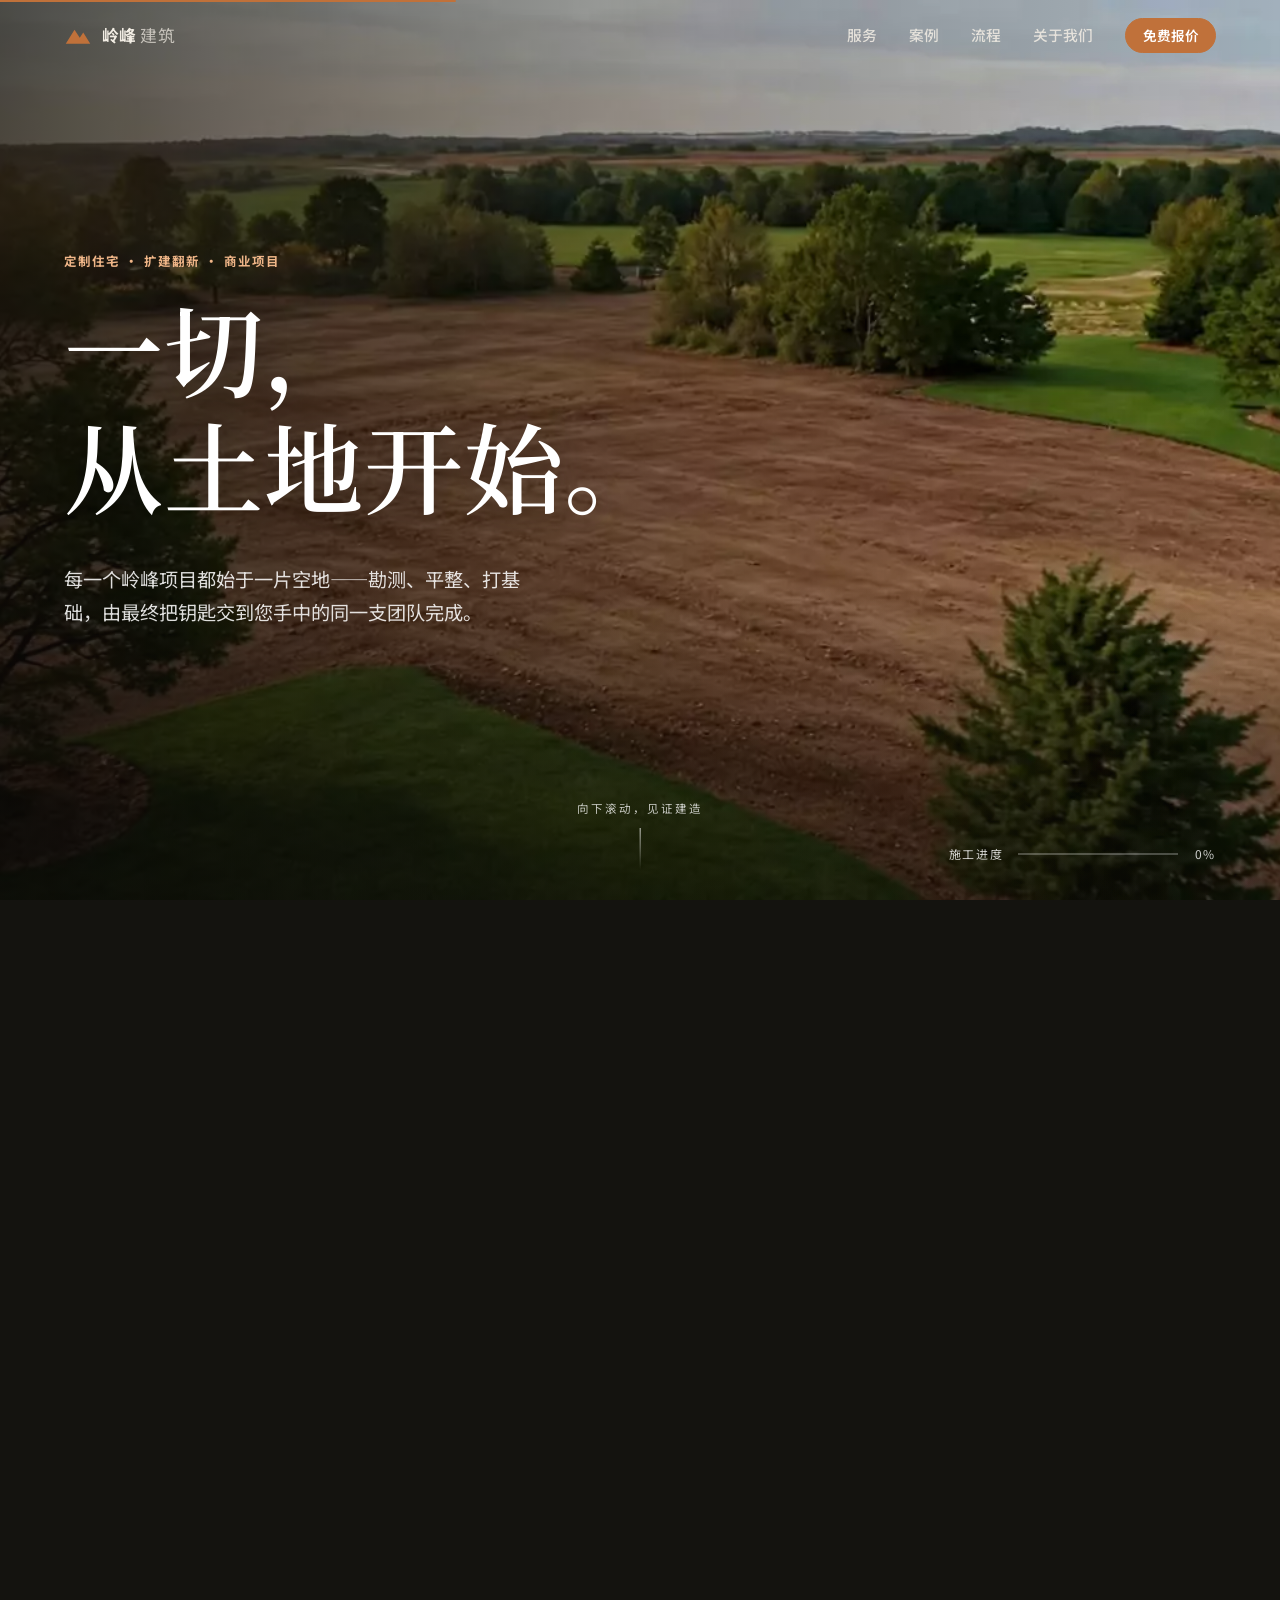
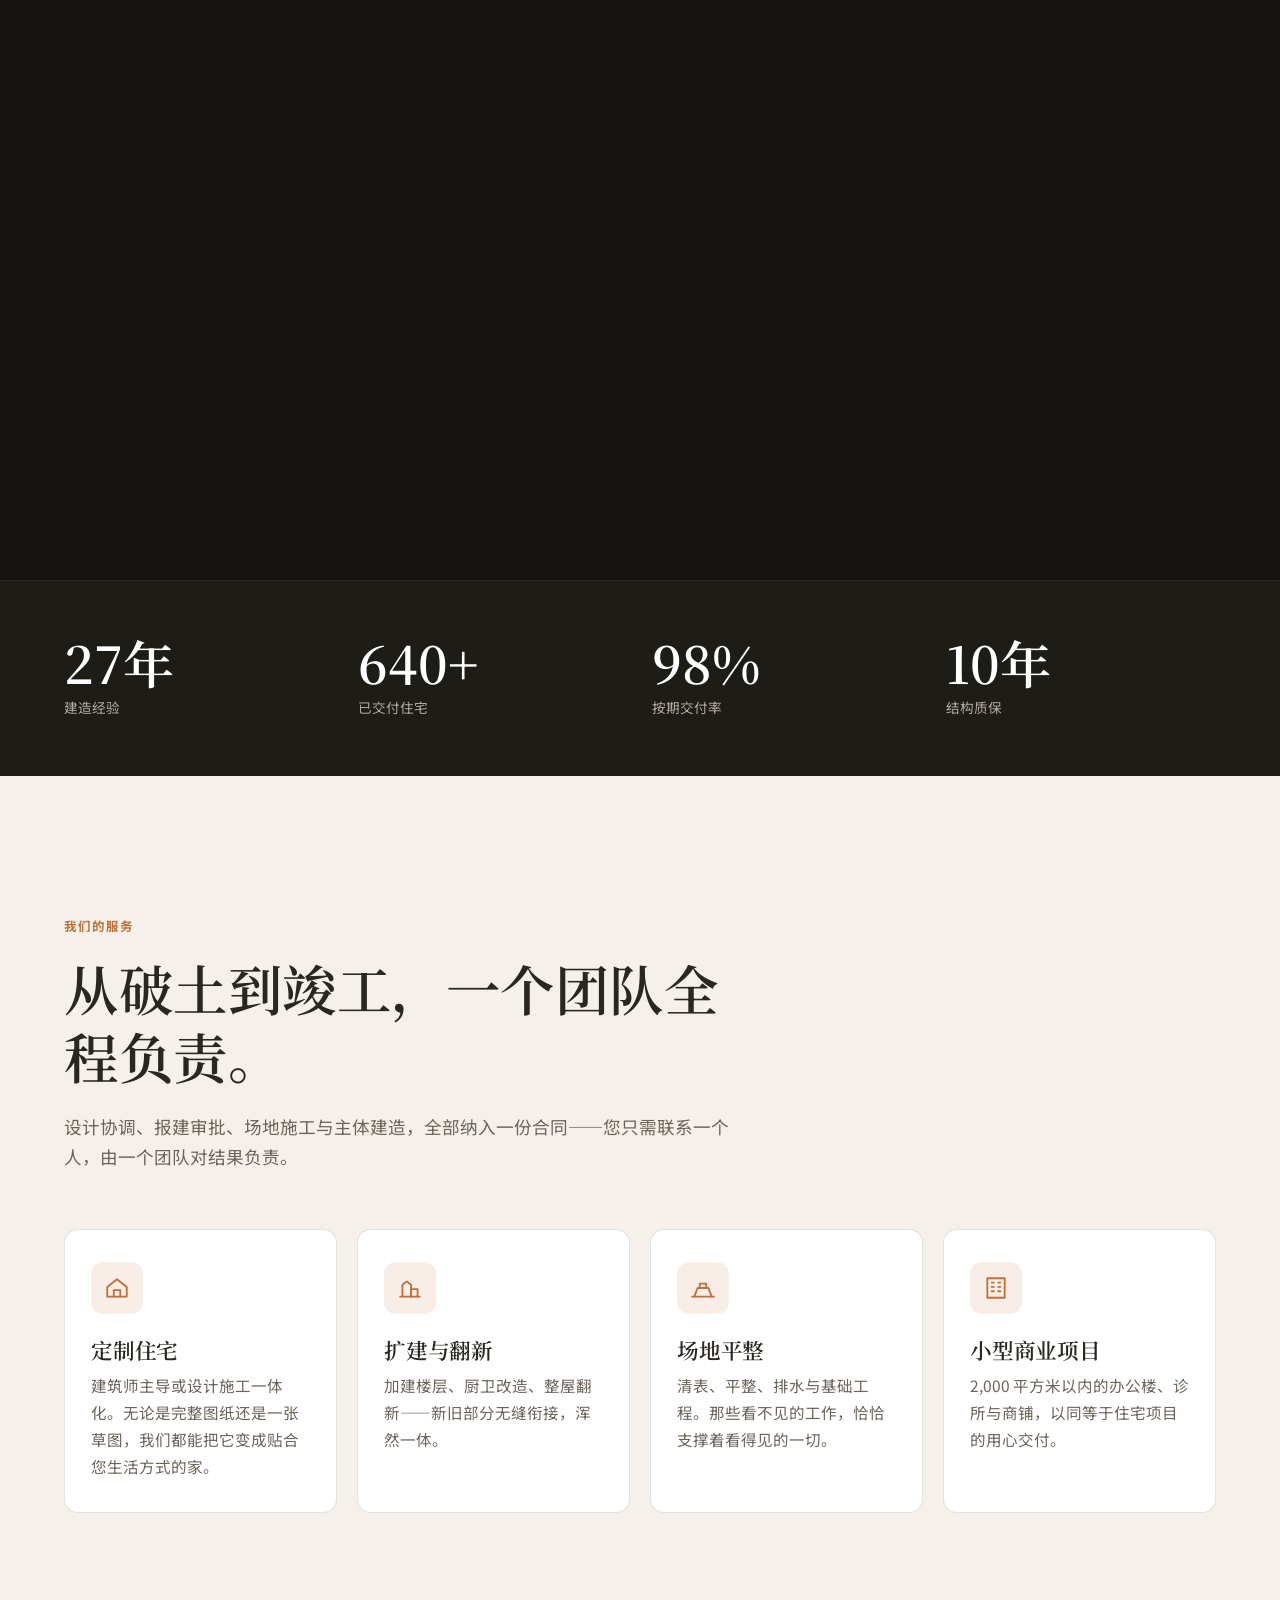
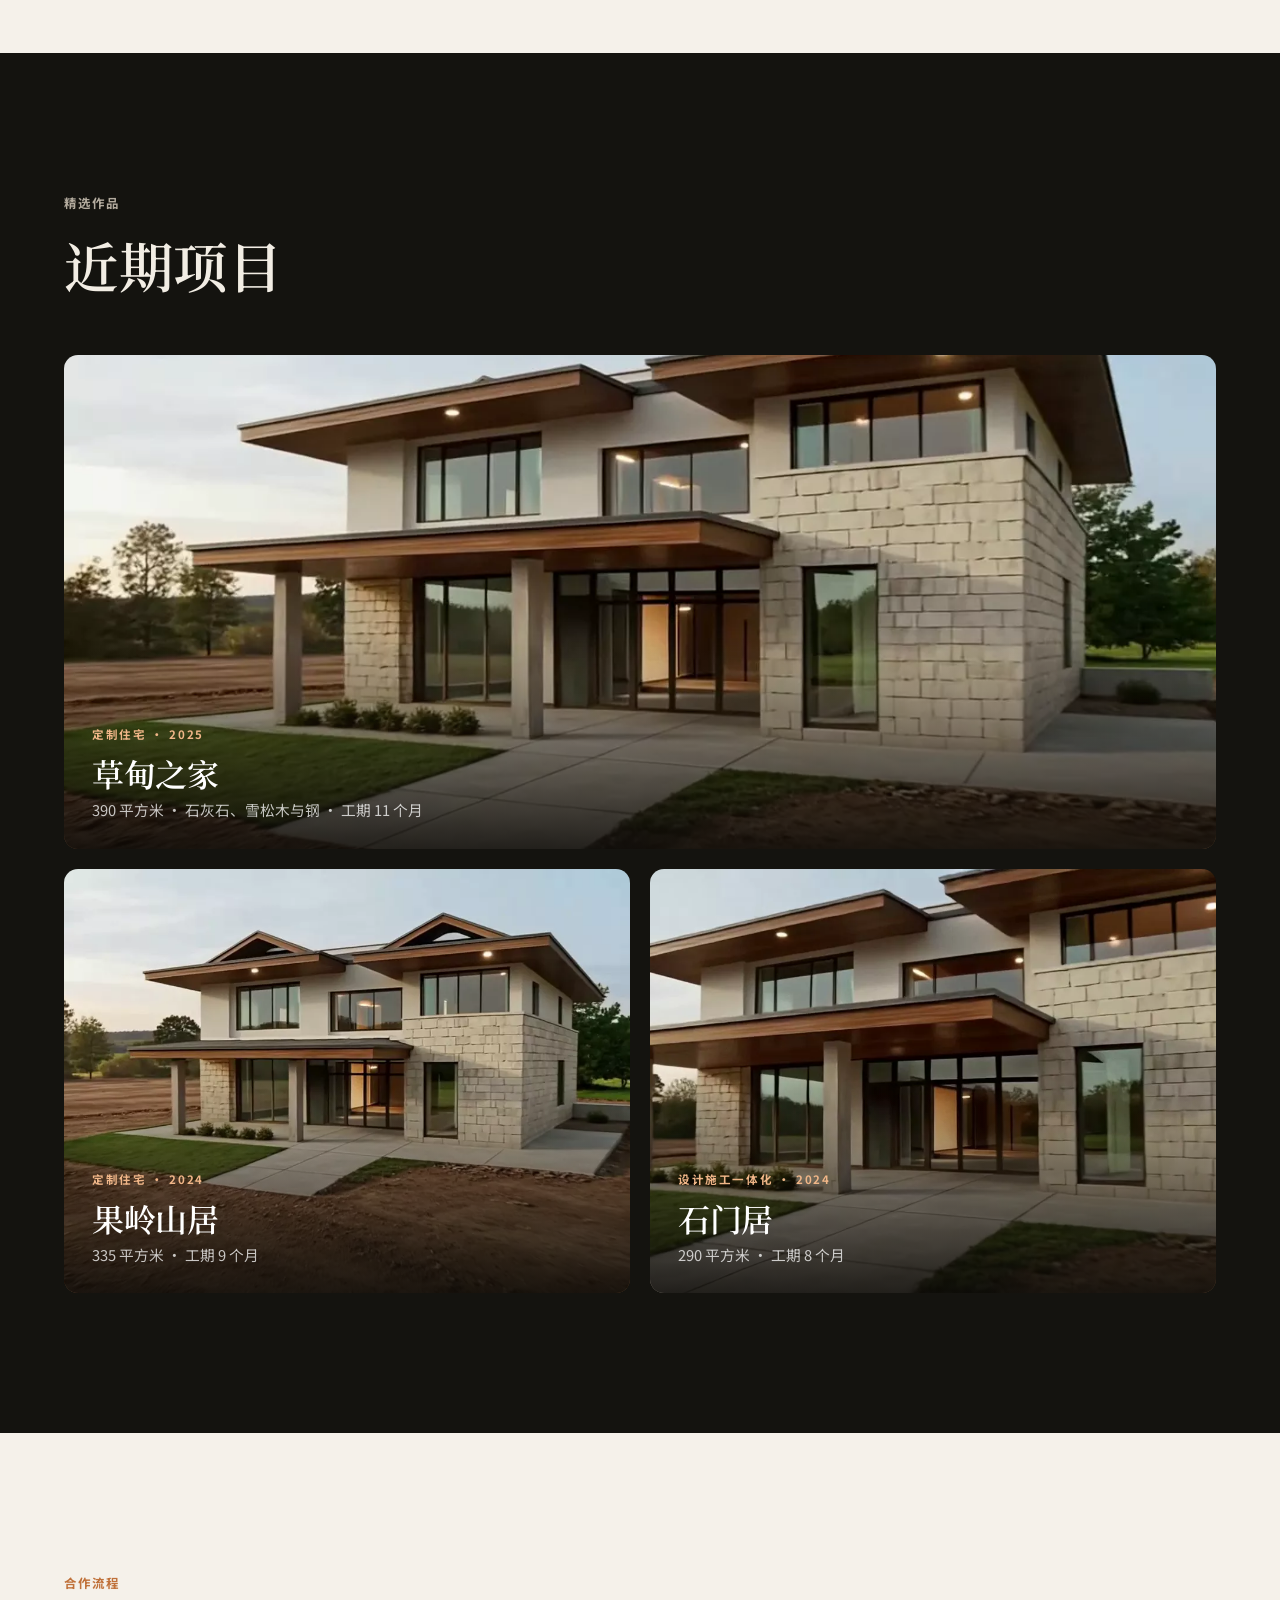
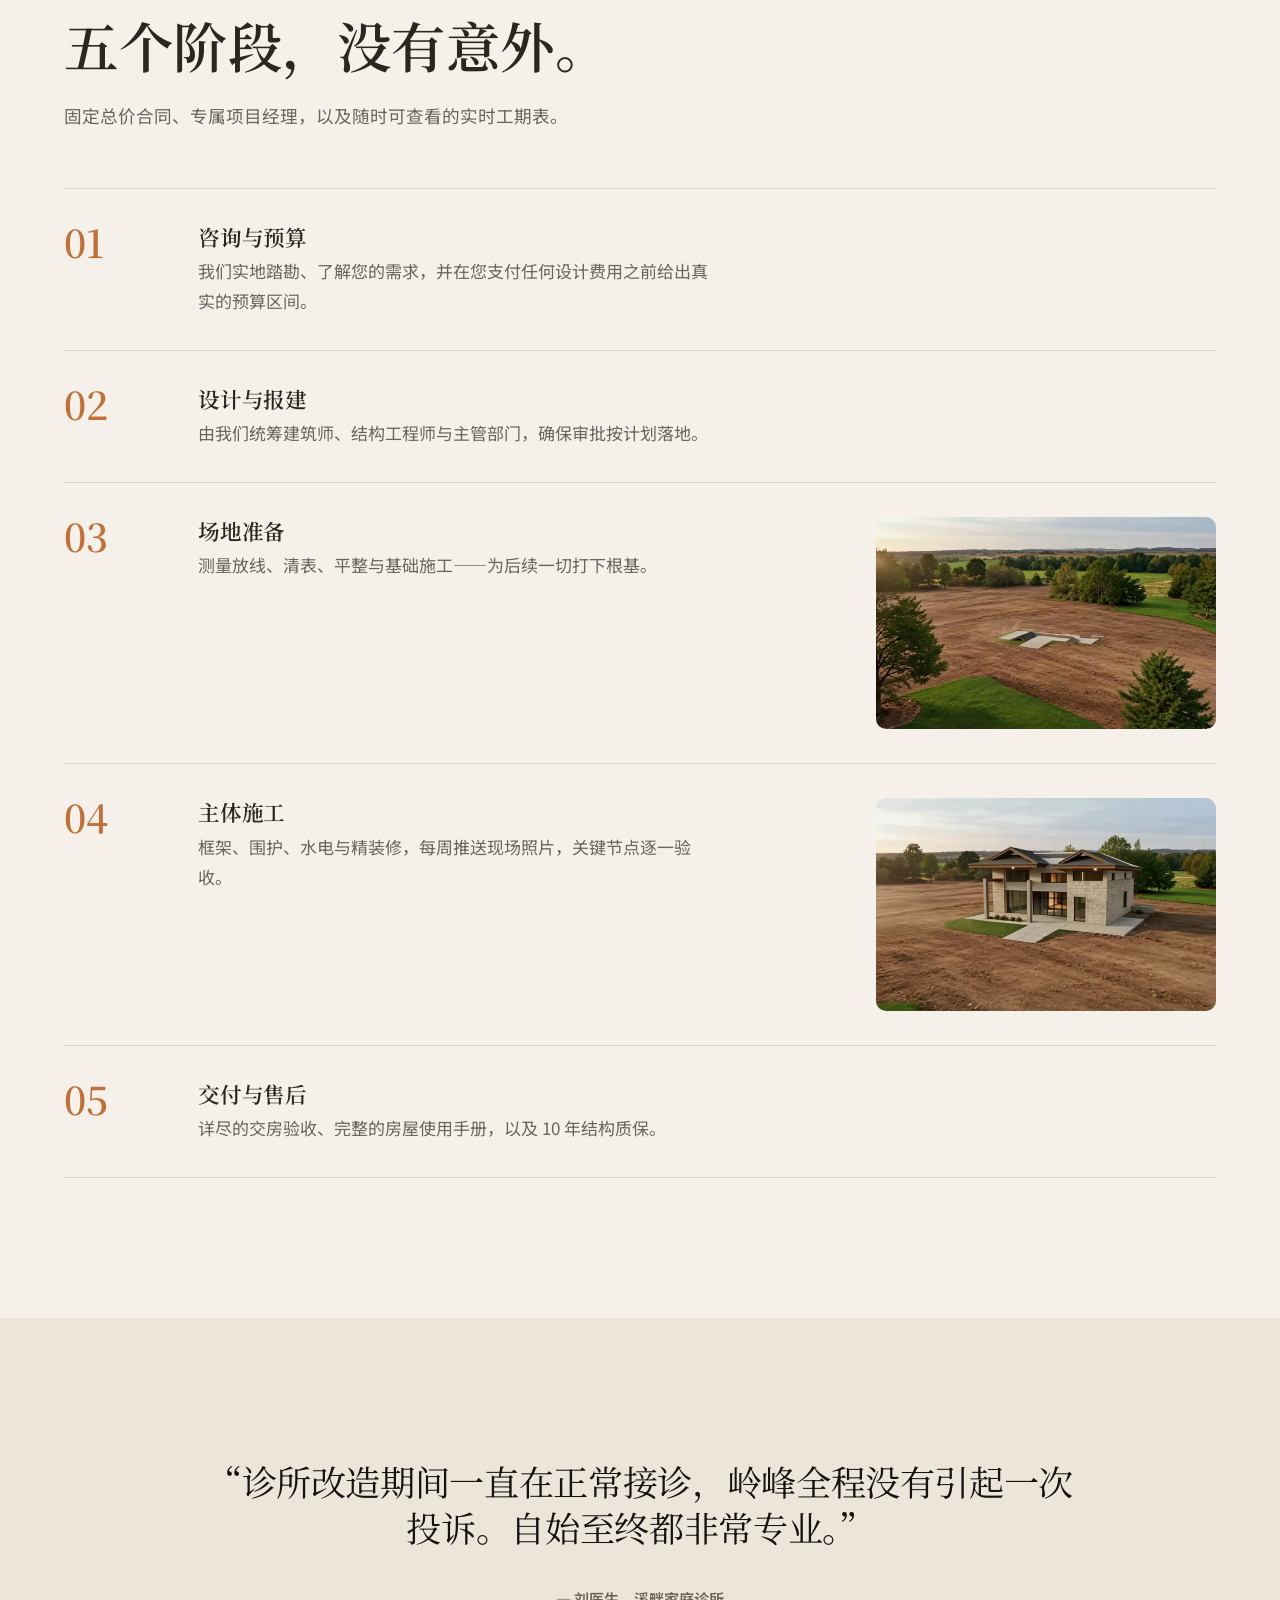
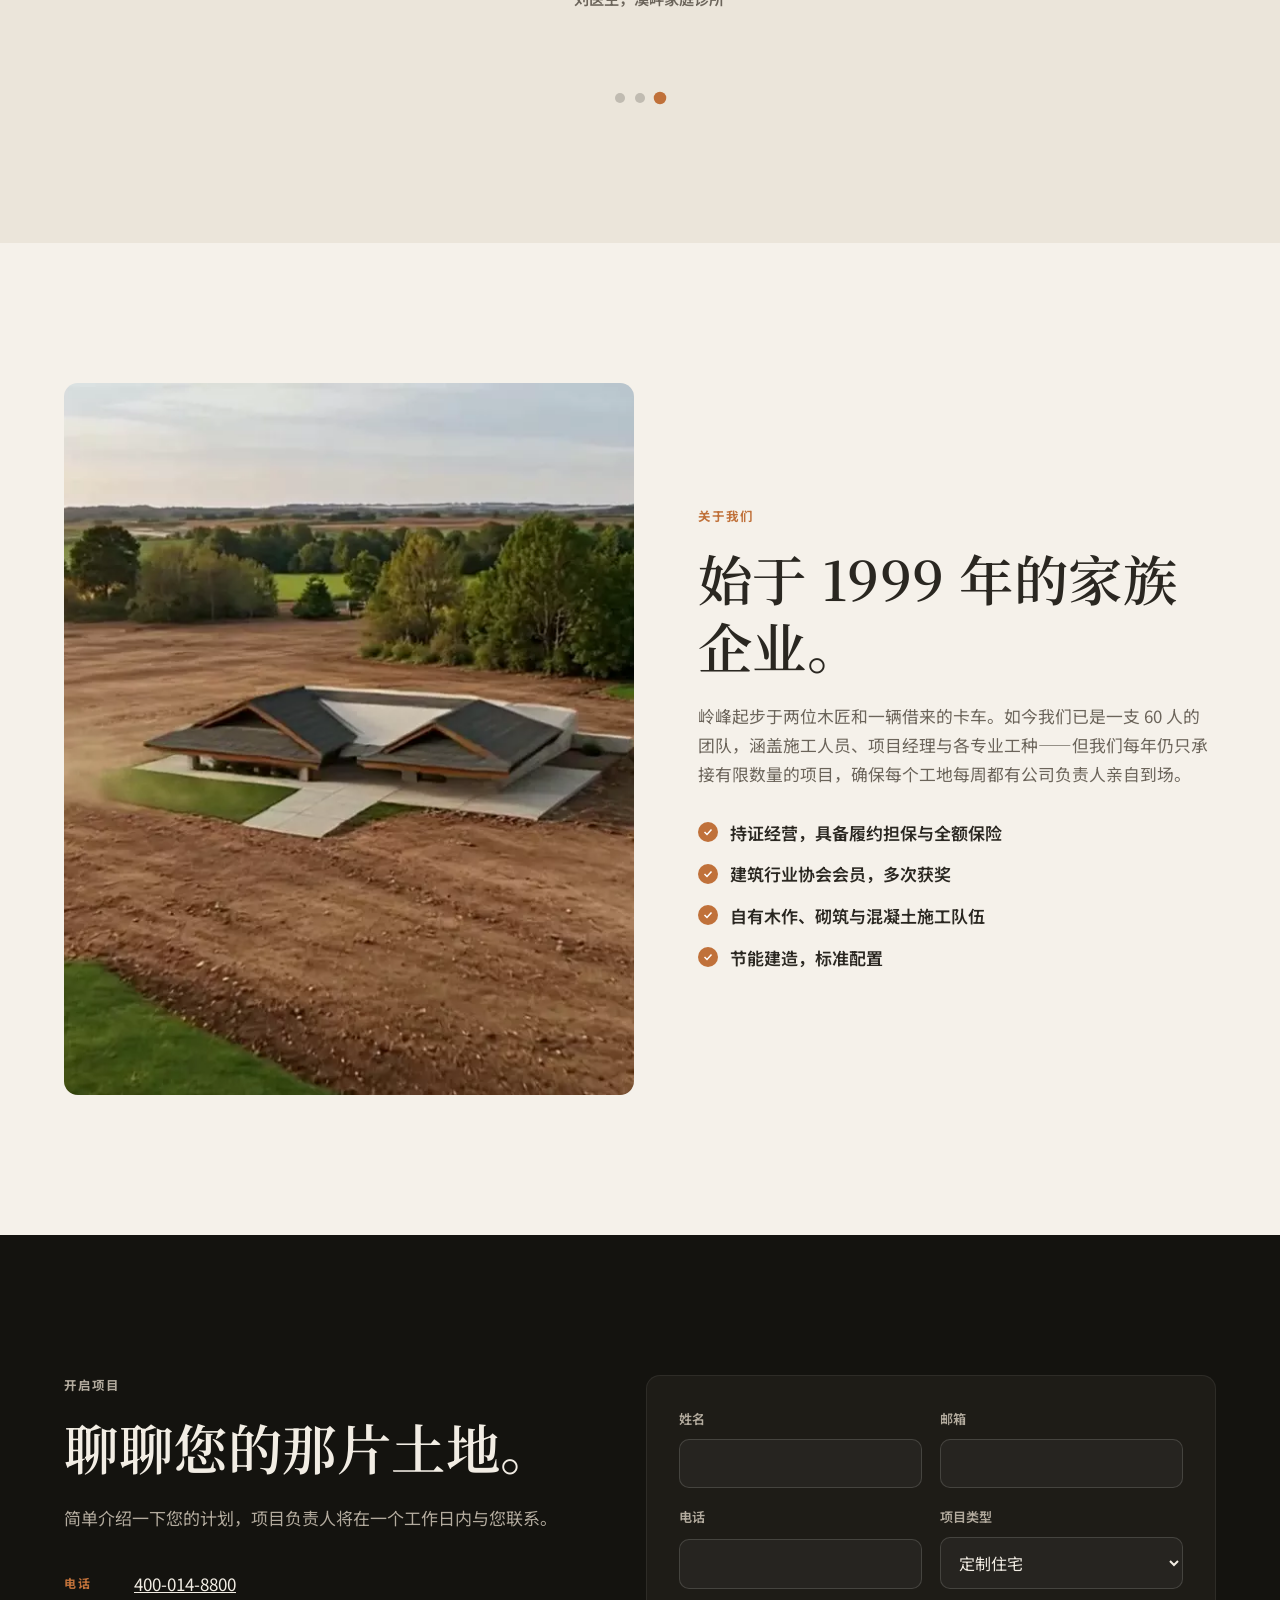
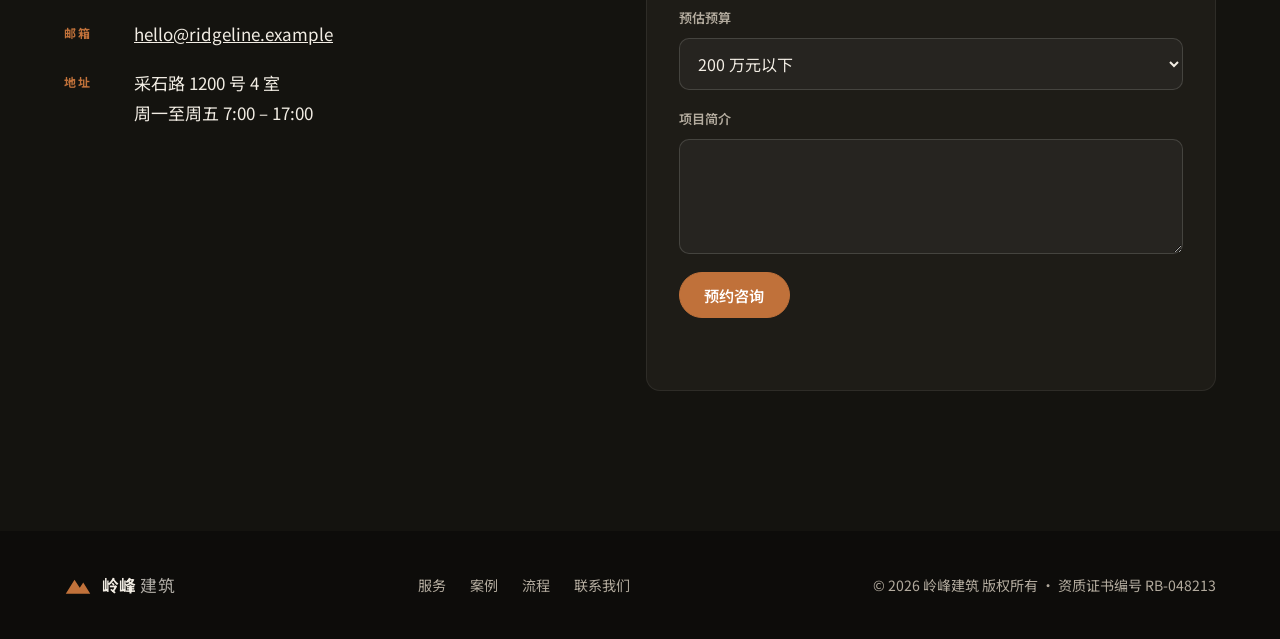
<file: construction-website/index.html>
<!doctype html>
<html lang="zh-CN">
  <head>
    <meta charset="utf-8" />
    <meta name="viewport" content="width=device-width, initial-scale=1" />
    <title>岭峰建筑 — 定制住宅，从一片土地开始</title>
    <meta
      name="description"
      content="岭峰建筑专注定制住宅、扩建翻新与小型商业项目。从空地到入住，一个团队，一份合同。"
    />
    <meta name="theme-color" content="#14130f" />
    <link
      rel="icon"
      href="data:image/svg+xml,%3Csvg xmlns='http://www.w3.org/2000/svg' viewBox='0 0 32 32'%3E%3Cpath d='M2 26 L12 10 L18 19 L22 13 L30 26 Z' fill='%23c0713a'/%3E%3C/svg%3E"
    />
    <link rel="preload" as="image" href="assets/frames/f001.webp" />
    <link rel="preconnect" href="https://fonts.googleapis.com" />
    <link rel="preconnect" href="https://fonts.gstatic.com" crossorigin />
    <link
      href="https://fonts.googleapis.com/css2?family=Noto+Sans+SC:wght@400;500;700&family=Noto+Serif+SC:wght@600;700&display=swap"
      rel="stylesheet"
    />
    <link rel="stylesheet" href="styles.css" />
  </head>
  <body>
    <a class="skip-link" href="#main">跳到正文</a>

    <header class="nav" id="nav">
      <div class="nav__inner">
        <a class="brand" href="#top" aria-label="岭峰建筑首页">
          <svg class="brand__mark" viewBox="0 0 32 32" aria-hidden="true">
            <path d="M2 26 L12 10 L18 19 L22 13 L30 26 Z" fill="currentColor" />
          </svg>
          <span>岭峰<em>建筑</em></span>
        </a>
        <nav class="nav__links" aria-label="主导航">
          <a href="#services">服务</a>
          <a href="#projects">案例</a>
          <a href="#process">流程</a>
          <a href="#about">关于我们</a>
          <a href="#contact" class="btn btn--small">免费报价</a>
        </nav>
        <button
          class="nav__toggle"
          aria-label="打开菜单"
          aria-expanded="false"
          aria-controls="mobile-menu"
        >
          <span></span><span></span>
        </button>
      </div>
      <div class="mobile-menu" id="mobile-menu" hidden>
        <a href="#services">服务</a>
        <a href="#projects">案例</a>
        <a href="#process">流程</a>
        <a href="#about">关于我们</a>
        <a href="#contact">免费报价</a>
      </div>
    </header>

    <main id="main">
      <!-- ============ HERO: scroll-scrubbed video ============ -->
      <section class="hero" id="top" aria-label="简介">
        <div class="hero__sticky">
          <canvas class="hero__canvas" aria-hidden="true"></canvas>
          <div class="hero__shade" aria-hidden="true"></div>

          <div class="hero__stage hero__stage--1" data-range="0,0.3">
            <p class="eyebrow">定制住宅 · 扩建翻新 · 商业项目</p>
            <h1>一切，<br />从土地开始。</h1>
            <p class="hero__lede">
              每一个岭峰项目都始于一片空地——勘测、平整、打基础，由最终把钥匙交到您手中的同一支团队完成。
            </p>
          </div>

          <div class="hero__stage hero__stage--2" data-range="0.34,0.64">
            <p class="eyebrow">主体结构</p>
            <h2>按图施工，<br />经久耐用。</h2>
            <p class="hero__lede">
              精工框架、石材与钢结构，每个节点均经过严格验收。
            </p>
          </div>

          <div class="hero__stage hero__stage--3" data-range="0.7,1.01">
            <p class="eyebrow">竣工交付</p>
            <h2>最终，<br />成为一个家。</h2>
            <div class="hero__ctas">
              <a href="#contact" class="btn">开启您的项目</a>
              <a href="#projects" class="btn btn--ghost">查看我们的作品</a>
            </div>
          </div>

          <div class="hero__meter" aria-hidden="true">
            <span class="hero__meter-label">施工进度</span>
            <div class="hero__meter-track">
              <div class="hero__meter-fill"></div>
            </div>
            <span class="hero__meter-pct">0%</span>
          </div>

          <div class="hero__hint" aria-hidden="true">
            <span>向下滚动，见证建造</span>
            <i></i>
          </div>

          <div class="hero__loader" aria-hidden="true"></div>
        </div>
      </section>

      <!-- ============ STATS ============ -->
      <section class="stats" aria-label="公司概况">
        <div class="container stats__grid">
          <div class="stat">
            <strong data-count="27" data-suffix="年">0</strong>
            <span>建造经验</span>
          </div>
          <div class="stat">
            <strong data-count="640" data-suffix="+">0</strong>
            <span>已交付住宅</span>
          </div>
          <div class="stat">
            <strong data-count="98" data-suffix="%">0</strong>
            <span>按期交付率</span>
          </div>
          <div class="stat">
            <strong data-count="10" data-suffix="年">0</strong>
            <span>结构质保</span>
          </div>
        </div>
      </section>

      <!-- ============ SERVICES ============ -->
      <section class="section" id="services">
        <div class="container">
          <header class="section__head reveal">
            <p class="eyebrow">我们的服务</p>
            <h2>从破土到竣工，一个团队全程负责。</h2>
            <p>
              设计协调、报建审批、场地施工与主体建造，全部纳入一份合同——您只需联系一个人，由一个团队对结果负责。
            </p>
          </header>

          <div class="services">
            <article class="service reveal">
              <div class="service__icon" aria-hidden="true">
                <svg viewBox="0 0 24 24">
                  <path d="M3 11 12 4l9 7v9H3z" />
                  <path d="M9 20v-6h6v6" />
                </svg>
              </div>
              <h3>定制住宅</h3>
              <p>
                建筑师主导或设计施工一体化。无论是完整图纸还是一张草图，我们都能把它变成贴合您生活方式的家。
              </p>
            </article>
            <article class="service reveal">
              <div class="service__icon" aria-hidden="true">
                <svg viewBox="0 0 24 24">
                  <path d="M3 20h18" />
                  <path d="M5 20V9l4-3 4 3v11" />
                  <path d="M13 20v-7h6v7" />
                </svg>
              </div>
              <h3>扩建与翻新</h3>
              <p>加建楼层、厨卫改造、整屋翻新——新旧部分无缝衔接，浑然一体。</p>
            </article>
            <article class="service reveal">
              <div class="service__icon" aria-hidden="true">
                <svg viewBox="0 0 24 24">
                  <path d="M2 20h20" />
                  <path d="M4 20l3-8h10l3 8" />
                  <path d="M9 12V8h6v4" />
                </svg>
              </div>
              <h3>场地平整</h3>
              <p>
                清表、平整、排水与基础工程。那些看不见的工作，恰恰支撑着看得见的一切。
              </p>
            </article>
            <article class="service reveal">
              <div class="service__icon" aria-hidden="true">
                <svg viewBox="0 0 24 24">
                  <rect x="4" y="3" width="16" height="18" />
                  <path d="M8 7h2M14 7h2M8 11h2M14 11h2M8 15h2M14 15h2" />
                </svg>
              </div>
              <h3>小型商业项目</h3>
              <p>
                2,000
                平方米以内的办公楼、诊所与商铺，以同等于住宅项目的用心交付。
              </p>
            </article>
          </div>
        </div>
      </section>

      <!-- ============ PROJECTS ============ -->
      <section class="section section--dark" id="projects">
        <div class="container">
          <header class="section__head reveal">
            <p class="eyebrow">精选作品</p>
            <h2>近期项目</h2>
          </header>

          <div class="projects">
            <figure class="project project--wide reveal">
              <img
                src="assets/finish.webp"
                alt="石材外墙、雪松木挑檐与落地玻璃的两层现代住宅"
                loading="lazy"
                width="1280"
                height="720"
              />
              <figcaption>
                <span class="project__tag">定制住宅 · 2025</span>
                <h3>草甸之家</h3>
                <p>390 平方米 · 石灰石、雪松木与钢 · 工期 11 个月</p>
              </figcaption>
            </figure>
            <figure class="project reveal">
              <img
                src="assets/exterior.webp"
                alt="黄昏中亮起暖色灯光的现代住宅与新铺草坪"
                loading="lazy"
                width="1280"
                height="720"
              />
              <figcaption>
                <span class="project__tag">定制住宅 · 2024</span>
                <h3>果岭山居</h3>
                <p>335 平方米 · 工期 9 个月</p>
              </figcaption>
            </figure>
            <figure class="project reveal">
              <img
                src="assets/detail.webp"
                alt="石材立面、深挑檐与玻璃入口的近景"
                loading="lazy"
                width="1280"
                height="720"
              />
              <figcaption>
                <span class="project__tag">设计施工一体化 · 2024</span>
                <h3>石门居</h3>
                <p>290 平方米 · 工期 8 个月</p>
              </figcaption>
            </figure>
          </div>
        </div>
      </section>

      <!-- ============ PROCESS ============ -->
      <section class="section" id="process">
        <div class="container">
          <header class="section__head reveal">
            <p class="eyebrow">合作流程</p>
            <h2>五个阶段，没有意外。</h2>
            <p>固定总价合同、专属项目经理，以及随时可查看的实时工期表。</p>
          </header>

          <ol class="process">
            <li class="step reveal">
              <span class="step__num">01</span>
              <div>
                <h3>咨询与预算</h3>
                <p>
                  我们实地踏勘、了解您的需求，并在您支付任何设计费用之前给出真实的预算区间。
                </p>
              </div>
            </li>
            <li class="step reveal">
              <span class="step__num">02</span>
              <div>
                <h3>设计与报建</h3>
                <p>
                  由我们统筹建筑师、结构工程师与主管部门，确保审批按计划落地。
                </p>
              </div>
            </li>
            <li class="step step--img reveal">
              <span class="step__num">03</span>
              <div>
                <h3>场地准备</h3>
                <p>测量放线、清表、平整与基础施工——为后续一切打下根基。</p>
              </div>
              <img
                src="assets/site-prep.webp"
                alt="已完成平整并浇筑基础底板的建设用地"
                loading="lazy"
                width="1280"
                height="720"
              />
            </li>
            <li class="step step--img reveal">
              <span class="step__num">04</span>
              <div>
                <h3>主体施工</h3>
                <p>
                  框架、围护、水电与精装修，每周推送现场照片，关键节点逐一验收。
                </p>
              </div>
              <img
                src="assets/structure.webp"
                alt="屋顶与石墙已就位的在建住宅"
                loading="lazy"
                width="1280"
                height="720"
              />
            </li>
            <li class="step reveal">
              <span class="step__num">05</span>
              <div>
                <h3>交付与售后</h3>
                <p>详尽的交房验收、完整的房屋使用手册，以及 10 年结构质保。</p>
              </div>
            </li>
          </ol>
        </div>
      </section>

      <!-- ============ TESTIMONIAL ============ -->
      <section class="section section--accent" aria-label="客户评价">
        <div class="container">
          <div class="quotes" data-quotes>
            <blockquote class="quote is-active">
              <p>
                “开工第一天他们就告诉我们入住日期——我们真的在那一天搬了进去。直到现在，来访的朋友还会在门口驻足欣赏那面石墙。”
              </p>
              <footer>— 王先生与李女士，草甸之家业主</footer>
            </blockquote>
            <blockquote class="quote">
              <p>
                “每周的进度汇报让我们从不需要追着人问。从签合同到拿钥匙，预算偏差不到百分之一。”
              </p>
              <footer>— 陈女士，果岭山居业主</footer>
            </blockquote>
            <blockquote class="quote">
              <p>
                “诊所改造期间一直在正常接诊，岭峰全程没有引起一次投诉。自始至终都非常专业。”
              </p>
              <footer>— 刘医生，溪畔家庭诊所</footer>
            </blockquote>
            <div
              class="quotes__dots"
              role="tablist"
              aria-label="选择客户评价"
            ></div>
          </div>
        </div>
      </section>

      <!-- ============ ABOUT ============ -->
      <section class="section" id="about">
        <div class="container about">
          <div class="about__img reveal">
            <img
              src="assets/framing.webp"
              alt="树林环绕的空地上，一栋新房正在成形"
              loading="lazy"
              width="1280"
              height="720"
            />
          </div>
          <div class="about__copy reveal">
            <p class="eyebrow">关于我们</p>
            <h2>始于 1999 年的家族企业。</h2>
            <p>
              岭峰起步于两位木匠和一辆借来的卡车。如今我们已是一支 60
              人的团队，涵盖施工人员、项目经理与各专业工种——但我们每年仍只承接有限数量的项目，确保每个工地每周都有公司负责人亲自到场。
            </p>
            <ul class="checks">
              <li>持证经营，具备履约担保与全额保险</li>
              <li>建筑行业协会会员，多次获奖</li>
              <li>自有木作、砌筑与混凝土施工队伍</li>
              <li>节能建造，标准配置</li>
            </ul>
          </div>
        </div>
      </section>

      <!-- ============ CONTACT ============ -->
      <section class="section section--dark" id="contact">
        <div class="container contact">
          <div class="contact__copy reveal">
            <p class="eyebrow">开启项目</p>
            <h2>聊聊您的那片土地。</h2>
            <p>简单介绍一下您的计划，项目负责人将在一个工作日内与您联系。</p>
            <dl class="contact__details">
              <div>
                <dt>电话</dt>
                <dd><a href="tel:+864000148800">400-014-8800</a></dd>
              </div>
              <div>
                <dt>邮箱</dt>
                <dd>
                  <a href="mailto:hello@ridgeline.example"
                    >hello@ridgeline.example</a
                  >
                </dd>
              </div>
              <div>
                <dt>地址</dt>
                <dd>采石路 1200 号 4 室<br />周一至周五 7:00 – 17:00</dd>
              </div>
            </dl>
          </div>

          <form class="form reveal" novalidate>
            <div class="form__row">
              <label
                >姓名<input name="name" autocomplete="name" required
              /></label>
              <label
                >邮箱<input
                  name="email"
                  type="email"
                  autocomplete="email"
                  required
              /></label>
            </div>
            <div class="form__row">
              <label
                >电话<input name="phone" type="tel" autocomplete="tel"
              /></label>
              <label
                >项目类型
                <select name="type">
                  <option>定制住宅</option>
                  <option>扩建 / 翻新</option>
                  <option>场地平整</option>
                  <option>商业项目</option>
                </select>
              </label>
            </div>
            <label
              >预估预算
              <select name="budget">
                <option>200 万元以下</option>
                <option>200 – 500 万元</option>
                <option>500 – 1000 万元</option>
                <option>1000 万元以上</option>
              </select>
            </label>
            <label>项目简介<textarea name="message" rows="4"></textarea></label>
            <button class="btn" type="submit">预约咨询</button>
            <p class="form__status" role="status" aria-live="polite"></p>
          </form>
        </div>
      </section>
    </main>

    <footer class="footer">
      <div class="container footer__inner">
        <a class="brand" href="#top">
          <svg class="brand__mark" viewBox="0 0 32 32" aria-hidden="true">
            <path d="M2 26 L12 10 L18 19 L22 13 L30 26 Z" fill="currentColor" />
          </svg>
          <span>岭峰<em>建筑</em></span>
        </a>
        <nav aria-label="页脚导航">
          <a href="#services">服务</a>
          <a href="#projects">案例</a>
          <a href="#process">流程</a>
          <a href="#contact">联系我们</a>
        </nav>
        <p>
          © <span data-year></span> 岭峰建筑 版权所有 · 资质证书编号 RB-048213
        </p>
      </div>
    </footer>

    <script src="main.js" defer></script>
  </body>
</html>
</file>
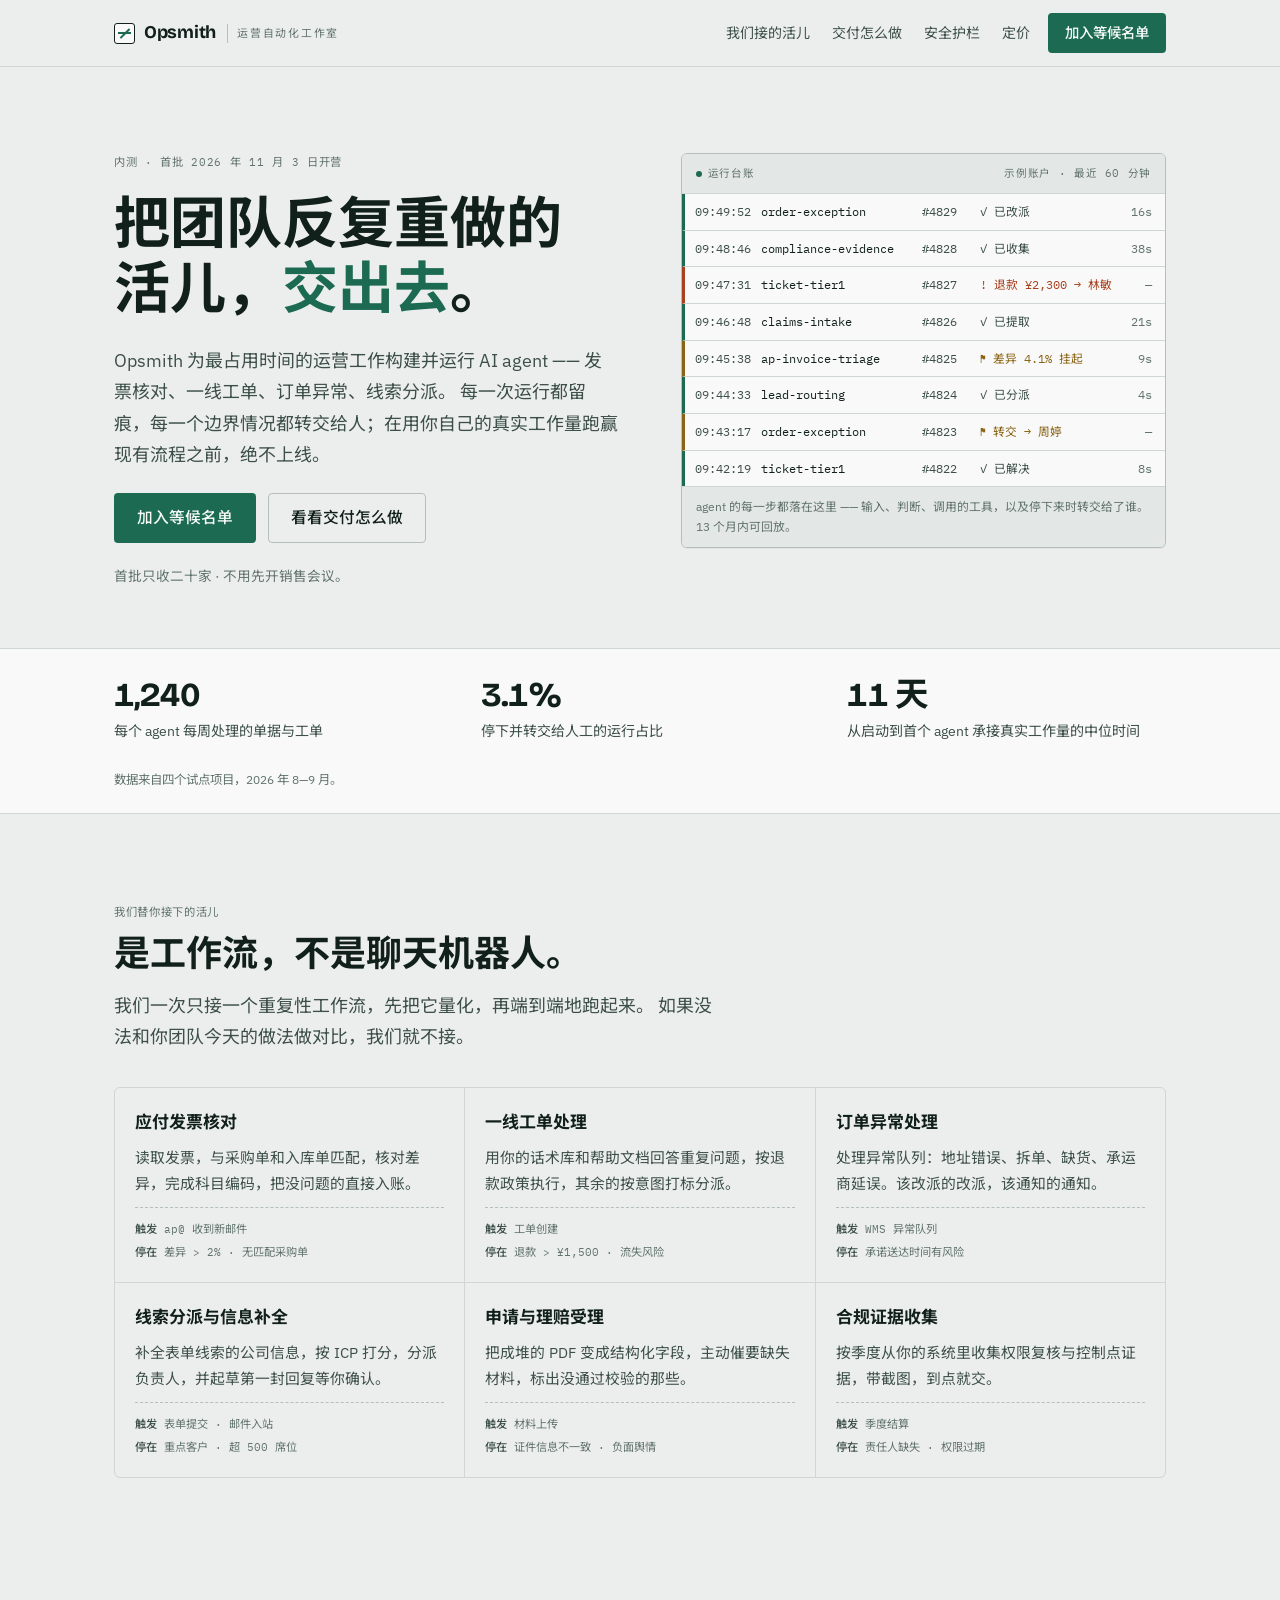
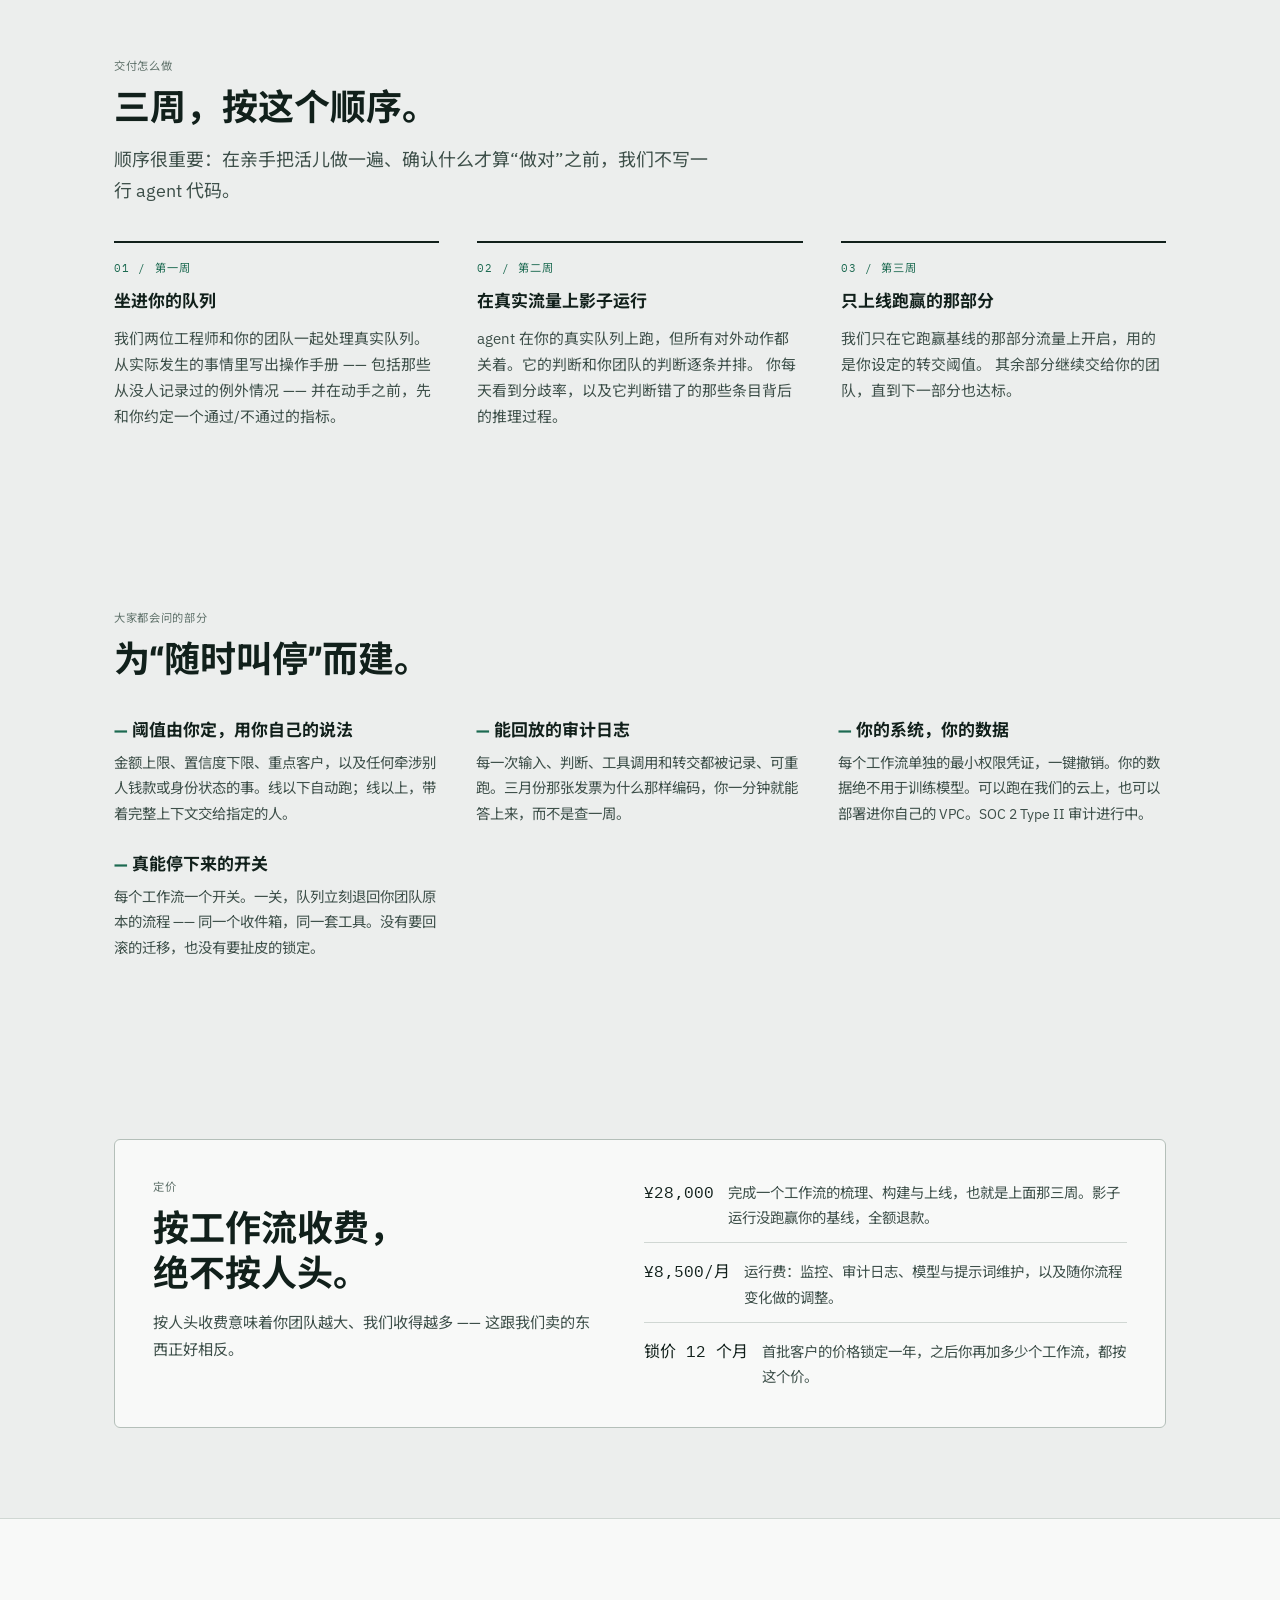
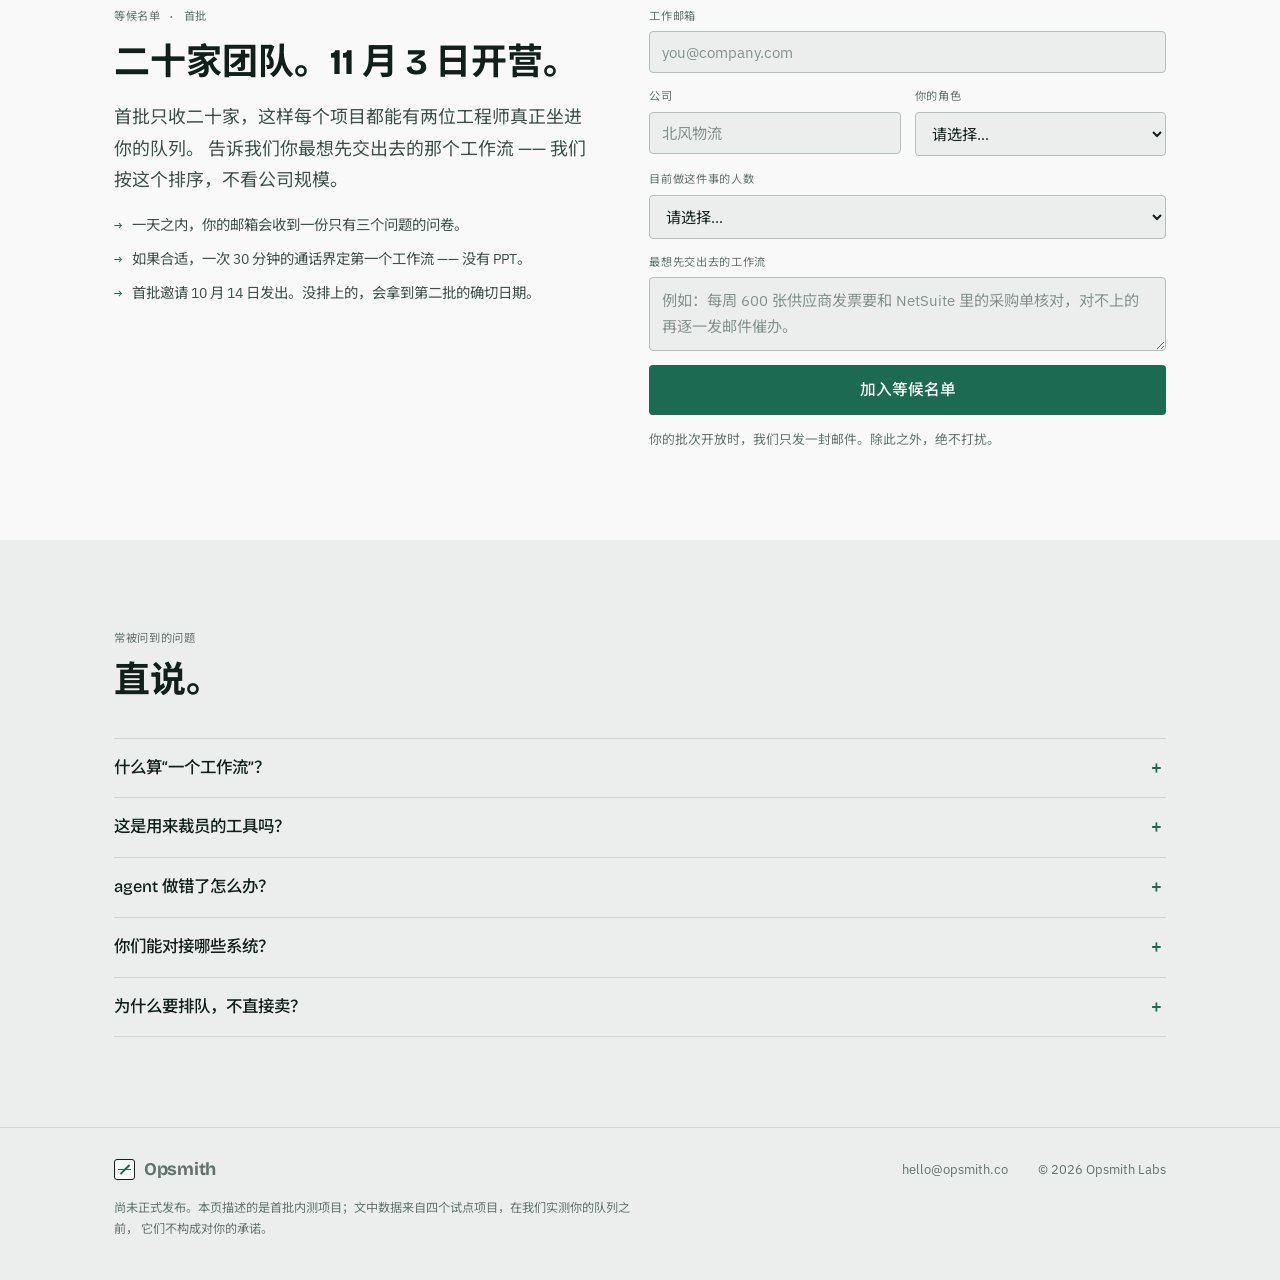
<file: opsmith-landing/index.html>
<!doctype html>
<!-- ARTIFACT:STRIP-START -->
<html lang="zh-CN">
<head>
<meta charset="utf-8" />
<meta name="viewport" content="width=device-width, initial-scale=1, viewport-fit=cover" />
<style>
  :root { color-scheme: light dark; padding-top: env(safe-area-inset-top, 0px); padding-bottom: env(safe-area-inset-bottom, 0px); }
  body { margin: 0; }
  img { max-width: 100%; }
  [hidden] { display: none !important; }
</style>
<!-- ARTIFACT:STRIP-END -->
<title>Opsmith</title>
<link rel="preconnect" href="https://fonts.googleapis.com" />
<link rel="preconnect" href="https://fonts.gstatic.com" crossorigin />
<link rel="stylesheet" href="https://fonts.googleapis.com/css2?family=Bricolage+Grotesque:opsz,wdth,wght@12..96,75..100,500;12..96,75..100,700&family=IBM+Plex+Mono:wght@400;500&family=IBM+Plex+Sans:wght@400;500;600&family=Noto+Sans+SC:wght@400;500;700&display=swap" />
<style>
  :root {
    --paper: #eceeed;
    --surface: #f8f9f8;
    --surface-2: #e3e7e5;
    --ink: #11201b;
    --ink-soft: #3d4f49;
    --muted: #61736c;
    --line: #d0d7d3;
    --line-strong: #b4bfb9;
    --accent: #1c6a51;
    --accent-ink: #f6fbf8;
    --ok: #1c6a51;
    --warn: #8a6314;
    --crit: #a8411f;
    --shadow: 0 1px 0 rgba(17, 32, 27, 0.06);

    --display: "Bricolage Grotesque", "Noto Sans SC", "PingFang SC", "Microsoft YaHei", sans-serif;
    --body: "IBM Plex Sans", "Noto Sans SC", "PingFang SC", "Microsoft YaHei", system-ui, sans-serif;
    --mono: "IBM Plex Mono", ui-monospace, "SFMono-Regular", Menlo, "Noto Sans SC", "PingFang SC", monospace;

    --gutter: clamp(20px, 5vw, 64px);
    --maxw: 1180px;
  }

  @media (prefers-color-scheme: dark) {
    :root:not([data-theme="light"]) {
      --paper: #0d1412;
      --surface: #141d1a;
      --surface-2: #1b2622;
      --ink: #e7ece9;
      --ink-soft: #b9c5c0;
      --muted: #8b9c95;
      --line: #25322d;
      --line-strong: #364640;
      --accent: #57cfa4;
      --accent-ink: #06130e;
      --ok: #57cfa4;
      --warn: #d8ab4b;
      --crit: #e4815f;
      --shadow: 0 1px 0 rgba(0, 0, 0, 0.4);
    }
  }

  :root[data-theme="dark"] {
    --paper: #0d1412;
    --surface: #141d1a;
    --surface-2: #1b2622;
    --ink: #e7ece9;
    --ink-soft: #b9c5c0;
    --muted: #8b9c95;
    --line: #25322d;
    --line-strong: #364640;
    --accent: #57cfa4;
    --accent-ink: #06130e;
    --ok: #57cfa4;
    --warn: #d8ab4b;
    --crit: #e4815f;
    --shadow: 0 1px 0 rgba(0, 0, 0, 0.4);
  }

  * { box-sizing: border-box; }

  body {
    background: var(--paper);
    color: var(--ink);
    font-family: var(--body);
    font-size: 16px;
    line-height: 1.75;
    -webkit-font-smoothing: antialiased;
  }

  .wrap {
    max-width: var(--maxw);
    margin: 0 auto;
    padding-left: var(--gutter);
    padding-right: var(--gutter);
  }

  a { color: inherit; }
  :focus-visible { outline: 2px solid var(--accent); outline-offset: 3px; border-radius: 2px; }

  h1, h2, h3 {
    font-family: var(--display);
    font-weight: 700;
    line-height: 1.24;
    letter-spacing: 0;
    text-wrap: balance;
    margin: 0;
  }

  h1 { font-size: clamp(2.05rem, 5vw, 3.5rem); line-height: 1.16; }
  h2 { font-size: clamp(1.55rem, 3.2vw, 2.25rem); }
  h3 { font-size: 1.06rem; line-height: 1.5; }
  p { margin: 0; }

  .eyebrow {
    font-family: var(--mono);
    font-size: 0.705rem;
    letter-spacing: 0.06em;
    text-transform: uppercase;
    color: var(--muted);
    line-height: 1.6;
  }

  .lede { font-size: clamp(1rem, 1.5vw, 1.12rem); color: var(--ink-soft); max-width: 34em; }

  /* ---------- header ---------- */
  .site-head {
    position: sticky;
    top: env(safe-area-inset-top, 0px);
    z-index: 40;
    background: color-mix(in srgb, var(--paper) 88%, transparent);
    backdrop-filter: blur(10px);
    border-bottom: 1px solid var(--line);
  }
  .head-in {
    display: flex;
    align-items: center;
    gap: 18px;
    padding-block: 13px;
  }
  .brand { display: flex; align-items: center; gap: 9px; text-decoration: none; margin-right: auto; }
  .mark {
    width: 21px; height: 21px; flex: none;
    border: 1.6px solid var(--ink);
    border-radius: 3px;
    position: relative;
    background: var(--surface);
  }
  .mark::before, .mark::after {
    content: ""; position: absolute; background: var(--accent);
  }
  .mark::before { left: 3.4px; top: 8.5px; width: 13px; height: 1.9px; }
  .mark::after { left: 8.5px; top: 3.4px; width: 1.9px; height: 13px; transform: rotate(45deg); transform-origin: center; }
  .wordmark {
    font-family: var(--display);
    font-weight: 700;
    font-size: 1.12rem;
    letter-spacing: -0.015em;
    line-height: 1.2;
  }
  .wordmark-zh {
    font-family: var(--mono);
    font-size: 0.68rem;
    letter-spacing: 0.16em;
    color: var(--muted);
    border-left: 1px solid var(--line-strong);
    padding-left: 9px;
    margin-left: 2px;
  }
  @media (max-width: 620px) { .wordmark-zh { display: none; } }
  .nav { display: flex; gap: 22px; align-items: center; }
  .nav a { font-size: 0.875rem; color: var(--ink-soft); text-decoration: none; white-space: nowrap; }
  .nav a:hover { color: var(--ink); }
  @media (max-width: 860px) { .nav { display: none; } }

  .btn {
    font-family: var(--body);
    font-size: 0.9rem;
    font-weight: 500;
    line-height: 1.4;
    padding: 9px 16px;
    border-radius: 4px;
    border: 1px solid transparent;
    cursor: pointer;
    text-decoration: none;
    display: inline-flex;
    align-items: center;
    gap: 8px;
    white-space: nowrap;
    transition: transform 0.12s ease, background 0.15s ease;
  }
  .btn-primary { background: var(--accent); color: var(--accent-ink); }
  .btn-primary:hover { transform: translateY(-1px); }
  .btn-ghost { border-color: var(--line-strong); color: var(--ink); background: transparent; }
  .btn-ghost:hover { background: var(--surface-2); }
  .btn-lg { font-size: 0.98rem; padding: 13px 22px; }

  /* ---------- hero ---------- */
  .hero { padding-block: clamp(46px, 7vw, 86px) clamp(34px, 5vw, 60px); }
  .hero-grid {
    display: grid;
    grid-template-columns: minmax(0, 1.04fr) minmax(0, 1fr);
    gap: clamp(30px, 5vw, 62px);
    align-items: start;
  }
  @media (max-width: 940px) { .hero-grid { grid-template-columns: minmax(0, 1fr); } }

  .hero-copy { min-width: 0; display: flex; flex-direction: column; gap: 22px; }
  .hero h1 em {
    font-style: normal;
    color: var(--accent);
  }
  .cta-row { display: flex; flex-wrap: wrap; gap: 12px; align-items: center; }
  .cta-note { font-size: 0.85rem; color: var(--muted); }
  .cta-note b { font-family: var(--mono); font-weight: 500; color: var(--ink); font-variant-numeric: tabular-nums; }

  /* ---------- ledger ---------- */
  .ledger {
    min-width: 0;
    border: 1px solid var(--line-strong);
    border-radius: 6px;
    background: var(--surface);
    box-shadow: var(--shadow);
    overflow: hidden;
  }
  .ledger-head {
    display: flex;
    align-items: baseline;
    gap: 10px;
    padding: 11px 14px;
    border-bottom: 1px solid var(--line);
    background: var(--surface-2);
  }
  .ledger-head .eyebrow { font-size: 0.66rem; }
  .ledger-head .spacer { margin-left: auto; }
  .pulse {
    width: 6px; height: 6px; border-radius: 50%; background: var(--ok);
    display: inline-block; margin-right: 6px;
    animation: pulse 2.6s ease-in-out infinite;
  }
  @keyframes pulse { 0%, 100% { opacity: 1; } 50% { opacity: 0.25; } }

  .ledger-scroll { overflow-x: auto; min-width: 0; }
  .ledger-rows { list-style: none; margin: 0; padding: 0; min-width: 430px; }
  .run {
    display: grid;
    grid-template-columns: 58px minmax(96px, 1fr) 50px 124px 40px;
    gap: 8px;
    align-items: center;
    font-family: var(--mono);
    font-size: 0.735rem;
    line-height: 1.5;
    padding: 9px 13px 9px 10px;
    border-bottom: 1px solid var(--line);
    border-left: 3px solid var(--ok);
    color: var(--ink-soft);
    font-variant-numeric: tabular-nums;
    animation: slot 0.4s ease;
  }
  @keyframes slot { from { opacity: 0; transform: translateY(-5px); } to { opacity: 1; transform: none; } }
  .run:last-child { border-bottom: none; }
  .run.is-warn { border-left-color: var(--warn); }
  .run.is-crit { border-left-color: var(--crit); }
  .run .flow { color: var(--ink); white-space: nowrap; overflow: hidden; text-overflow: ellipsis; }
  .run .status { white-space: nowrap; }
  .run.is-warn .status { color: var(--warn); }
  .run.is-crit .status { color: var(--crit); }
  .run .dur { text-align: right; color: var(--muted); }
  .ledger-foot {
    padding: 10px 14px;
    border-top: 1px solid var(--line);
    background: var(--surface-2);
    font-size: 0.74rem;
    line-height: 1.7;
    color: var(--muted);
  }

  @media (max-width: 560px) {
    .run { grid-template-columns: 52px minmax(68px, 1fr) 118px 36px; gap: 7px; padding: 9px 10px 9px 9px; }
    .run .id { display: none; }
    .ledger-rows { min-width: 314px; }
  }

  @media (prefers-reduced-motion: reduce) {
    .pulse, .run { animation: none; }
    .btn { transition: none; }
  }

  /* ---------- figures band ---------- */
  .band {
    border-top: 1px solid var(--line);
    border-bottom: 1px solid var(--line);
    background: var(--surface);
  }
  .figures {
    display: grid;
    grid-template-columns: repeat(3, minmax(0, 1fr));
    gap: clamp(18px, 4vw, 48px);
    padding-block: 26px;
  }
  @media (max-width: 720px) { .figures { grid-template-columns: minmax(0, 1fr); gap: 20px; } }
  .figure { display: flex; flex-direction: column; gap: 3px; }
  .figure .val {
    font-family: var(--display);
    font-size: clamp(1.6rem, 3vw, 2.1rem);
    font-weight: 700;
    line-height: 1.25;
    letter-spacing: -0.02em;
    font-variant-numeric: tabular-nums;
  }
  .figure .cap { font-size: 0.88rem; color: var(--ink-soft); line-height: 1.6; }
  .band-note { padding-bottom: 22px; font-size: 0.78rem; color: var(--muted); }

  /* ---------- sections ---------- */
  section { scroll-margin-top: 78px; }
  .sec { padding-block: clamp(52px, 7vw, 92px); }
  .sec-head { display: flex; flex-direction: column; gap: 12px; margin-bottom: 34px; max-width: 38em; }

  .flows { display: grid; grid-template-columns: repeat(auto-fit, minmax(292px, 1fr)); gap: 1px; background: var(--line); border: 1px solid var(--line); border-radius: 6px; overflow: hidden; }
  .flow-card { background: var(--paper); padding: 22px 20px 20px; display: flex; flex-direction: column; gap: 10px; min-width: 0; }
  .flow-card p { font-size: 0.925rem; color: var(--ink-soft); }
  .flow-meta { margin-top: auto; padding-top: 12px; border-top: 1px dashed var(--line-strong); display: flex; flex-direction: column; gap: 4px; font-family: var(--mono); font-size: 0.7rem; line-height: 1.7; color: var(--muted); }
  .flow-meta span b { color: var(--ink-soft); font-weight: 500; }

  .steps { display: grid; grid-template-columns: repeat(3, minmax(0, 1fr)); gap: clamp(20px, 3vw, 38px); }
  @media (max-width: 820px) { .steps { grid-template-columns: minmax(0, 1fr); } }
  .step { display: flex; flex-direction: column; gap: 11px; padding-top: 16px; border-top: 2px solid var(--ink); }
  .step-no { font-family: var(--mono); font-size: 0.7rem; letter-spacing: 0.1em; color: var(--accent); }
  .step p { font-size: 0.93rem; color: var(--ink-soft); }

  .guards { display: grid; grid-template-columns: repeat(auto-fit, minmax(240px, 1fr)); gap: 26px 34px; }
  .guard { display: flex; flex-direction: column; gap: 7px; min-width: 0; }
  .guard p { font-size: 0.9rem; color: var(--ink-soft); }
  .guard h3::before { content: "— "; color: var(--accent); }

  .price {
    display: grid;
    grid-template-columns: minmax(0, 1fr) minmax(0, 1.1fr);
    gap: clamp(22px, 4vw, 54px);
    align-items: start;
    padding: clamp(24px, 3.4vw, 38px);
    border: 1px solid var(--line-strong);
    border-radius: 6px;
    background: var(--surface);
  }
  @media (max-width: 820px) { .price { grid-template-columns: minmax(0, 1fr); } }
  .price-lines { display: flex; flex-direction: column; gap: 14px; }
  .price-line { display: flex; gap: 14px; align-items: baseline; border-bottom: 1px solid var(--line); padding-bottom: 12px; }
  .price-line:last-child { border-bottom: none; padding-bottom: 0; }
  .price-line .amt { font-family: var(--mono); font-size: 1rem; color: var(--ink); white-space: nowrap; font-variant-numeric: tabular-nums; }
  .price-line .what { font-size: 0.9rem; color: var(--ink-soft); }

  /* ---------- waitlist ---------- */
  .join { background: var(--surface); border-top: 1px solid var(--line); }
  .join-grid {
    display: grid;
    grid-template-columns: minmax(0, 0.92fr) minmax(0, 1fr);
    gap: clamp(28px, 5vw, 60px);
    align-items: start;
    padding-block: clamp(52px, 7vw, 88px);
  }
  @media (max-width: 880px) { .join-grid { grid-template-columns: minmax(0, 1fr); } }
  .join-copy { display: flex; flex-direction: column; gap: 16px; }
  .join-list { list-style: none; margin: 0; padding: 0; display: flex; flex-direction: column; gap: 9px; }
  .join-list li { display: flex; gap: 10px; font-size: 0.9rem; color: var(--ink-soft); }
  .join-list li::before { content: "→"; color: var(--accent); font-family: var(--mono); flex: none; }

  form { display: flex; flex-direction: column; gap: 14px; }
  .field { display: flex; flex-direction: column; gap: 5px; min-width: 0; }
  .field label { font-family: var(--mono); font-size: 0.7rem; letter-spacing: 0.06em; color: var(--muted); }
  .field input, .field select, .field textarea {
    font-family: var(--body);
    font-size: 0.95rem;
    color: var(--ink);
    background: var(--paper);
    border: 1px solid var(--line-strong);
    border-radius: 4px;
    padding: 10px 12px;
    width: 100%;
  }
  .field textarea { resize: vertical; min-height: 74px; line-height: 1.7; }
  .field input::placeholder, .field textarea::placeholder { color: var(--muted); opacity: 0.75; }
  .field-row { display: grid; grid-template-columns: 1fr 1fr; gap: 14px; }
  @media (max-width: 520px) { .field-row { grid-template-columns: minmax(0, 1fr); } }
  .form-note { font-size: 0.8rem; color: var(--muted); }
  .form-msg { font-size: 0.88rem; padding: 10px 12px; border-radius: 4px; border: 1px solid var(--line-strong); background: var(--paper); color: var(--ink-soft); }
  .form-msg.is-bad { border-color: var(--crit); color: var(--crit); }

  .done { display: flex; flex-direction: column; gap: 14px; border: 1px solid var(--accent); border-radius: 6px; padding: 24px; background: var(--paper); }
  .done .pos { font-family: var(--display); font-weight: 700; font-size: clamp(2rem, 5vw, 2.8rem); line-height: 1.1; letter-spacing: -0.03em; color: var(--accent); font-variant-numeric: tabular-nums; }
  .done p { font-size: 0.92rem; color: var(--ink-soft); }

  /* ---------- faq ---------- */
  .faq { display: flex; flex-direction: column; border-top: 1px solid var(--line); }
  .faq details { border-bottom: 1px solid var(--line); }
  .faq summary {
    cursor: pointer;
    list-style: none;
    padding: 17px 34px 17px 0;
    font-family: var(--display);
    font-weight: 500;
    font-size: 1.03rem;
    line-height: 1.5;
    position: relative;
  }
  .faq summary::-webkit-details-marker { display: none; }
  .faq summary::after {
    content: "+";
    position: absolute; right: 4px; top: 16px;
    font-family: var(--mono); color: var(--accent); font-size: 1.1rem;
  }
  .faq details[open] summary::after { content: "–"; }
  .faq .ans { padding: 0 0 18px; font-size: 0.93rem; color: var(--ink-soft); max-width: 40em; }

  /* ---------- footer ---------- */
  .site-foot { border-top: 1px solid var(--line); padding-block: 30px 40px; }
  .foot-in { display: flex; flex-wrap: wrap; gap: 16px 30px; align-items: center; font-size: 0.83rem; color: var(--muted); }
  .foot-in .brand { margin-right: auto; }
  .foot-in a { text-decoration: none; }
  .foot-in a:hover { color: var(--ink); }
  .disclaimer { margin-top: 16px; font-size: 0.76rem; color: var(--muted); max-width: 44em; }

  /* ---------- owner drawer ---------- */
  .owner-btn {
    position: fixed; right: 16px; bottom: 16px; z-index: 60;
    padding-bottom: calc(9px + env(safe-area-inset-bottom, 0px));
    font-family: var(--mono); font-size: 0.72rem;
    background: var(--ink); color: var(--paper);
    border: none; border-radius: 4px; padding: 9px 13px; cursor: pointer;
  }
  .owner-panel {
    position: fixed; right: 16px; bottom: 60px; z-index: 60;
    width: min(420px, calc(100vw - 32px));
    max-height: min(60vh, 520px); overflow: auto;
    background: var(--surface); border: 1px solid var(--line-strong);
    border-radius: 6px; padding: 14px;
  }
  .owner-panel h3 { margin-bottom: 8px; }
  .owner-row { font-family: var(--mono); font-size: 0.72rem; line-height: 1.7; padding: 8px 0; border-top: 1px solid var(--line); color: var(--ink-soft); word-break: break-word; }
  .owner-row .em { color: var(--ink); }
</style>
<!-- ARTIFACT:STRIP-START -->
</head>
<body>
<!-- ARTIFACT:STRIP-END -->

<header class="site-head">
  <div class="wrap head-in">
    <a class="brand" href="#top">
      <span class="mark" aria-hidden="true"></span>
      <span class="wordmark">Opsmith</span>
      <span class="wordmark-zh">运营自动化工作室</span>
    </a>
    <nav class="nav">
      <a href="#work">我们接的活儿</a>
      <a href="#build">交付怎么做</a>
      <a href="#guardrails">安全护栏</a>
      <a href="#pricing">定价</a>
    </nav>
    <a class="btn btn-primary" href="#waitlist">加入等候名单</a>
  </div>
</header>

<main id="top">
  <section class="hero wrap">
    <div class="hero-grid">
      <div class="hero-copy">
        <p class="eyebrow">内测 · 首批 2026 年 11 月 3 日开营</p>
        <h1>把团队反复重做的活儿，<em>交出去</em>。</h1>
        <p class="lede">
          Opsmith 为最占用时间的运营工作构建并运行 AI agent —— 发票核对、一线工单、订单异常、线索分派。
          每一次运行都留痕，每一个边界情况都转交给人；在用你自己的真实工作量跑赢现有流程之前，绝不上线。
        </p>
        <div class="cta-row">
          <a class="btn btn-primary btn-lg" href="#waitlist">加入等候名单</a>
          <a class="btn btn-ghost btn-lg" href="#build">看看交付怎么做</a>
        </div>
        <p class="cta-note" id="count-note">首批只收二十家 · 不用先开销售会议。</p>
      </div>

      <div class="ledger" aria-label="示例运行台账">
        <div class="ledger-head">
          <span class="eyebrow"><span class="pulse" aria-hidden="true"></span>运行台账</span>
          <span class="eyebrow spacer">示例账户 · 最近 60 分钟</span>
        </div>
        <div class="ledger-scroll">
          <ol class="ledger-rows" id="ledger"></ol>
        </div>
        <div class="ledger-foot">
          agent 的每一步都落在这里 —— 输入、判断、调用的工具，以及停下来时转交给了谁。13 个月内可回放。
        </div>
      </div>
    </div>
  </section>

  <div class="band">
    <div class="wrap">
      <div class="figures">
        <div class="figure">
          <span class="val">1,240</span>
          <span class="cap">每个 agent 每周处理的单据与工单</span>
        </div>
        <div class="figure">
          <span class="val">3.1%</span>
          <span class="cap">停下并转交给人工的运行占比</span>
        </div>
        <div class="figure">
          <span class="val">11 天</span>
          <span class="cap">从启动到首个 agent 承接真实工作量的中位时间</span>
        </div>
      </div>
      <p class="band-note">数据来自四个试点项目，2026 年 8—9 月。</p>
    </div>
  </div>

  <section class="sec wrap" id="work">
    <div class="sec-head">
      <p class="eyebrow">我们替你接下的活儿</p>
      <h2>是工作流，不是聊天机器人。</h2>
      <p class="lede">
        我们一次只接一个重复性工作流，先把它量化，再端到端地跑起来。
        如果没法和你团队今天的做法做对比，我们就不接。
      </p>
    </div>
    <div class="flows">
      <article class="flow-card">
        <h3>应付发票核对</h3>
        <p>读取发票，与采购单和入库单匹配，核对差异，完成科目编码，把没问题的直接入账。</p>
        <div class="flow-meta">
          <span><b>触发</b> ap@ 收到新邮件</span>
          <span><b>停在</b> 差异 &gt; 2% · 无匹配采购单</span>
        </div>
      </article>
      <article class="flow-card">
        <h3>一线工单处理</h3>
        <p>用你的话术库和帮助文档回答重复问题，按退款政策执行，其余的按意图打标分派。</p>
        <div class="flow-meta">
          <span><b>触发</b> 工单创建</span>
          <span><b>停在</b> 退款 &gt; ¥1,500 · 流失风险</span>
        </div>
      </article>
      <article class="flow-card">
        <h3>订单异常处理</h3>
        <p>处理异常队列：地址错误、拆单、缺货、承运商延误。该改派的改派，该通知的通知。</p>
        <div class="flow-meta">
          <span><b>触发</b> WMS 异常队列</span>
          <span><b>停在</b> 承诺送达时间有风险</span>
        </div>
      </article>
      <article class="flow-card">
        <h3>线索分派与信息补全</h3>
        <p>补全表单线索的公司信息，按 ICP 打分，分派负责人，并起草第一封回复等你确认。</p>
        <div class="flow-meta">
          <span><b>触发</b> 表单提交 · 邮件入站</span>
          <span><b>停在</b> 重点客户 · 超 500 席位</span>
        </div>
      </article>
      <article class="flow-card">
        <h3>申请与理赔受理</h3>
        <p>把成堆的 PDF 变成结构化字段，主动催要缺失材料，标出没通过校验的那些。</p>
        <div class="flow-meta">
          <span><b>触发</b> 材料上传</span>
          <span><b>停在</b> 证件信息不一致 · 负面舆情</span>
        </div>
      </article>
      <article class="flow-card">
        <h3>合规证据收集</h3>
        <p>按季度从你的系统里收集权限复核与控制点证据，带截图，到点就交。</p>
        <div class="flow-meta">
          <span><b>触发</b> 季度结算</span>
          <span><b>停在</b> 责任人缺失 · 权限过期</span>
        </div>
      </article>
    </div>
  </section>

  <section class="sec wrap" id="build">
    <div class="sec-head">
      <p class="eyebrow">交付怎么做</p>
      <h2>三周，按这个顺序。</h2>
      <p class="lede">顺序很重要：在亲手把活儿做一遍、确认什么才算“做对”之前，我们不写一行 agent 代码。</p>
    </div>
    <div class="steps">
      <div class="step">
        <span class="step-no">01 / 第一周</span>
        <h3>坐进你的队列</h3>
        <p>
          我们两位工程师和你的团队一起处理真实队列。从实际发生的事情里写出操作手册 ——
          包括那些从没人记录过的例外情况 —— 并在动手之前，先和你约定一个通过/不通过的指标。
        </p>
      </div>
      <div class="step">
        <span class="step-no">02 / 第二周</span>
        <h3>在真实流量上影子运行</h3>
        <p>
          agent 在你的真实队列上跑，但所有对外动作都关着。它的判断和你团队的判断逐条并排。
          你每天看到分歧率，以及它判断错了的那些条目背后的推理过程。
        </p>
      </div>
      <div class="step">
        <span class="step-no">03 / 第三周</span>
        <h3>只上线跑赢的那部分</h3>
        <p>
          我们只在它跑赢基线的那部分流量上开启，用的是你设定的转交阈值。
          其余部分继续交给你的团队，直到下一部分也达标。
        </p>
      </div>
    </div>
  </section>

  <section class="sec wrap" id="guardrails">
    <div class="sec-head">
      <p class="eyebrow">大家都会问的部分</p>
      <h2>为“随时叫停”而建。</h2>
    </div>
    <div class="guards">
      <div class="guard">
        <h3>阈值由你定，用你自己的说法</h3>
        <p>金额上限、置信度下限、重点客户，以及任何牵涉别人钱款或身份状态的事。线以下自动跑；线以上，带着完整上下文交给指定的人。</p>
      </div>
      <div class="guard">
        <h3>能回放的审计日志</h3>
        <p>每一次输入、判断、工具调用和转交都被记录、可重跑。三月份那张发票为什么那样编码，你一分钟就能答上来，而不是查一周。</p>
      </div>
      <div class="guard">
        <h3>你的系统，你的数据</h3>
        <p>每个工作流单独的最小权限凭证，一键撤销。你的数据绝不用于训练模型。可以跑在我们的云上，也可以部署进你自己的 VPC。SOC 2 Type II 审计进行中。</p>
      </div>
      <div class="guard">
        <h3>真能停下来的开关</h3>
        <p>每个工作流一个开关。一关，队列立刻退回你团队原本的流程 —— 同一个收件箱，同一套工具。没有要回滚的迁移，也没有要扯皮的锁定。</p>
      </div>
    </div>
  </section>

  <section class="sec wrap" id="pricing">
    <div class="price">
      <div class="sec-head" style="margin-bottom: 0;">
        <p class="eyebrow">定价</p>
        <h2>按工作流收费，绝不按人头。</h2>
        <p class="lede" style="font-size: 0.95rem;">
          按人头收费意味着你团队越大、我们收得越多 —— 这跟我们卖的东西正好相反。
        </p>
      </div>
      <div class="price-lines">
        <div class="price-line">
          <span class="amt">¥28,000</span>
          <span class="what">完成一个工作流的梳理、构建与上线，也就是上面那三周。影子运行没跑赢你的基线，全额退款。</span>
        </div>
        <div class="price-line">
          <span class="amt">¥8,500/月</span>
          <span class="what">运行费：监控、审计日志、模型与提示词维护，以及随你流程变化做的调整。</span>
        </div>
        <div class="price-line">
          <span class="amt">锁价 12 个月</span>
          <span class="what">首批客户的价格锁定一年，之后你再加多少个工作流，都按这个价。</span>
        </div>
      </div>
    </div>
  </section>

  <section class="join" id="waitlist">
    <div class="wrap join-grid">
      <div class="join-copy">
        <p class="eyebrow">等候名单 · 首批</p>
        <h2>二十家团队。11 月 3 日开营。</h2>
        <p class="lede">
          首批只收二十家，这样每个项目都能有两位工程师真正坐进你的队列。
          告诉我们你最想先交出去的那个工作流 —— 我们按这个排序，不看公司规模。
        </p>
        <ul class="join-list">
          <li>一天之内，你的邮箱会收到一份只有三个问题的问卷。</li>
          <li>如果合适，一次 30 分钟的通话界定第一个工作流 —— 没有 PPT。</li>
          <li>首批邀请 10 月 14 日发出。没排上的，会拿到第二批的确切日期。</li>
        </ul>
      </div>

      <div>
        <form id="waitlist-form" novalidate>
          <div class="field">
            <label for="wl-email">工作邮箱</label>
            <input id="wl-email" name="email" type="email" autocomplete="email" placeholder="you@company.com" required />
          </div>
          <div class="field-row">
            <div class="field">
              <label for="wl-company">公司</label>
              <input id="wl-company" name="company" type="text" autocomplete="organization" placeholder="北风物流" />
            </div>
            <div class="field">
              <label for="wl-role">你的角色</label>
              <select id="wl-role" name="role">
                <option value="">请选择…</option>
                <option>运营</option>
                <option>财务 · 应付</option>
                <option>客户支持</option>
                <option>技术研发</option>
                <option>创始人 · 总经理</option>
                <option>其他</option>
              </select>
            </div>
          </div>
          <div class="field">
            <label for="wl-size">目前做这件事的人数</label>
            <select id="wl-size" name="team_size">
              <option value="">请选择…</option>
              <option>1–3 人</option>
              <option>4–10 人</option>
              <option>11–30 人</option>
              <option>31–100 人</option>
              <option>100 人以上</option>
            </select>
          </div>
          <div class="field">
            <label for="wl-workflow">最想先交出去的工作流</label>
            <textarea id="wl-workflow" name="workflow" placeholder="例如：每周 600 张供应商发票要和 NetSuite 里的采购单核对，对不上的再逐一发邮件催办。"></textarea>
          </div>
          <div class="form-msg" id="form-msg" hidden></div>
          <button class="btn btn-primary btn-lg" type="submit" id="wl-submit" style="justify-content: center;">加入等候名单</button>
          <p class="form-note" id="form-note">你的批次开放时，我们只发一封邮件。除此之外，绝不打扰。</p>
        </form>

        <div class="done" id="wl-done" hidden>
          <span class="eyebrow">你已在队列中</span>
          <span class="pos" id="wl-pos">#1</span>
          <p id="wl-done-copy">
            一天之内，我们会把那份三个问题的问卷发到你邮箱。首批邀请 10 月 14 日发出 ——
            如果首批满了，你的位置会保留到 1 月的第二批。
          </p>
        </div>
      </div>
    </div>
  </section>

  <section class="sec wrap">
    <div class="sec-head">
      <p class="eyebrow">常被问到的问题</p>
      <h2>直说。</h2>
    </div>
    <div class="faq">
      <details>
        <summary>什么算“一个工作流”？</summary>
        <div class="ans">一个触发、一个结果、一个负责人。“进入 ap@ 的发票被匹配、编码、入账”是一个工作流；“财务”不是。如果你的流程分叉出两个本质不同的结果，那通常就是两个工作流 —— 我们会在第一周就告诉你，在你为第二个付钱之前。</div>
      </details>
      <details>
        <summary>这是用来裁员的工具吗？</summary>
        <div class="ans">我们不这么卖，实际情况也不是。到目前为止的每个试点里，同样的团队处理了更大的量，并把时间花在那 3% 真正需要判断力的情况上。如果你买它是为了把团队砍掉一半，那我们大概不是合适的供应商 —— 这些活儿仍然需要有人负责。</div>
      </details>
      <details>
        <summary>agent 做错了怎么办？</summary>
        <div class="ans">你会在台账里看到它，连同完整的推理和导致这个结果的输入。可撤销的由同一个 agent 撤销；不可撤销的，会在这次运行之内标记给指定负责人。头一个季度，我们每周复盘每一次转交，并和你一起收紧阈值。错误率超过约定值，这个工作流就回到影子模式 —— 费用由我们承担。</div>
      </details>
      <details>
        <summary>你们能对接哪些系统？</summary>
        <div class="ans">常见的后台系统：用友、金蝶、SAP Business One、NetSuite、Zendesk、Salesforce、HubSpot、飞书、企业微信、Shopify、Snowflake，以及任何有 REST API 或 SFTP 投递的系统。如果它只有界面、没有接口，我们就驱动界面 —— 慢一点，照样能跑。第一周就能确定是哪一种。</div>
      </details>
      <details>
        <summary>为什么要排队，不直接卖？</summary>
        <div class="ans">因为两位工程师要在你的队列里坐满一周，而我们的工程师就这么多。每批二十家是个诚实的数字。等这不再是瓶颈的那天，等候名单就取消。</div>
      </details>
    </div>
  </section>
</main>

<footer class="site-foot">
  <div class="wrap">
    <div class="foot-in">
      <a class="brand" href="#top">
        <span class="mark" aria-hidden="true"></span>
        <span class="wordmark">Opsmith</span>
      </a>
      <a href="mailto:hello@opsmith.co">hello@opsmith.co</a>
      <span>© 2026 Opsmith Labs</span>
    </div>
    <p class="disclaimer">
      尚未正式发布。本页描述的是首批内测项目；文中数据来自四个试点项目，在我们实测你的队列之前，
      它们不构成对你的承诺。
    </p>
  </div>
</footer>

<button class="owner-btn" id="owner-btn" hidden>等候名单 ▲</button>
<div class="owner-panel" id="owner-panel" hidden>
  <h3>名单记录</h3>
  <div id="owner-rows"></div>
</div>

<script>
  (function () {
    "use strict";

    /* ---------------- 运行台账 ---------------- */
    var FLOWS = [
      { flow: "ap-invoice-triage", state: "已入账", cls: "", dur: "12s" },
      { flow: "ticket-tier1", state: "已解决", cls: "", dur: "8s" },
      { flow: "order-exception", state: "转交 → 周婷", cls: "is-warn", dur: "—" },
      { flow: "lead-routing", state: "已分派", cls: "", dur: "4s" },
      { flow: "ap-invoice-triage", state: "差异 4.1% 挂起", cls: "is-warn", dur: "9s" },
      { flow: "claims-intake", state: "已提取", cls: "", dur: "21s" },
      { flow: "ticket-tier1", state: "退款 ¥2,300 → 林敏", cls: "is-crit", dur: "—" },
      { flow: "compliance-evidence", state: "已收集", cls: "", dur: "38s" },
      { flow: "order-exception", state: "已改派", cls: "", dur: "16s" },
      { flow: "lead-routing", state: "已补全", cls: "", dur: "6s" },
      { flow: "ap-invoice-triage", state: "已入账", cls: "", dur: "11s" },
      { flow: "claims-intake", state: "证件不一致 → 陈磊", cls: "is-crit", dur: "—" }
    ];

    var ledger = document.getElementById("ledger");
    var seq = 4821;
    var clock = new Date();
    clock.setHours(9, 41, 22, 0);
    var cursor = 0;

    function pad(n) { return n < 10 ? "0" + n : String(n); }

    function stamp() {
      return pad(clock.getHours()) + ":" + pad(clock.getMinutes()) + ":" + pad(clock.getSeconds());
    }

    function rowNode(item) {
      var li = document.createElement("li");
      li.className = "run " + item.cls;
      var mark = item.cls === "" ? "✓" : item.cls === "is-warn" ? "⚑" : "!";
      li.innerHTML =
        '<span class="time"></span>' +
        '<span class="flow"></span>' +
        '<span class="id"></span>' +
        '<span class="status"></span>' +
        '<span class="dur"></span>';
      li.querySelector(".time").textContent = stamp();
      li.querySelector(".flow").textContent = item.flow;
      li.querySelector(".id").textContent = "#" + seq;
      li.querySelector(".status").textContent = mark + " " + item.state;
      li.querySelector(".dur").textContent = item.dur;
      seq += 1;
      return li;
    }

    function pushRow() {
      var item = FLOWS[cursor % FLOWS.length];
      cursor += 1;
      ledger.insertBefore(rowNode(item), ledger.firstChild);
      while (ledger.children.length > 8) {
        ledger.removeChild(ledger.lastChild);
      }
      clock.setSeconds(clock.getSeconds() + 37 + Math.floor(Math.random() * 40));
    }

    for (var i = 0; i < 8; i += 1) { pushRow(); }

    var calm = window.matchMedia && window.matchMedia("(prefers-reduced-motion: reduce)").matches;
    if (!calm) {
      setInterval(pushRow, 4200);
    }

    /* ---------------- 等候名单 ---------------- */
    var form = document.getElementById("waitlist-form");
    var submit = document.getElementById("wl-submit");
    var msg = document.getElementById("form-msg");
    var note = document.getElementById("form-note");
    var done = document.getElementById("wl-done");
    var pos = document.getElementById("wl-pos");
    var countNote = document.getElementById("count-note");

    var db = null;
    var signups = 0;
    var writeBlocked = false;
    var EMAIL_RE = /^[^\s@]+@[^\s@]+\.[^\s@]{2,}$/;

    function say(text, bad) {
      msg.textContent = text;
      msg.classList.toggle("is-bad", !!bad);
      msg.hidden = false;
    }

    function renderCount() {
      if (signups > 0) {
        countNote.innerHTML = "已有 <b>" + signups + "</b> 家团队在名单上 · 首批只收二十家。";
      }
    }

    function blockWrites(reason) {
      writeBlocked = true;
      submit.disabled = true;
      submit.style.opacity = "0.5";
      submit.style.cursor = "not-allowed";
      note.textContent = reason + "把同样的信息发到 hello@opsmith.co，我们手动帮你加上。";
    }

    form.addEventListener("submit", function (ev) {
      ev.preventDefault();
      if (writeBlocked) { return; }

      var email = document.getElementById("wl-email").value.trim();
      if (!EMAIL_RE.test(email)) {
        say("这个邮箱看起来不完整，检查一下是不是写错了。", true);
        document.getElementById("wl-email").focus();
        return;
      }

      var entry = {
        email: email,
        email_key: email.toLowerCase(),
        company: document.getElementById("wl-company").value.trim(),
        role: document.getElementById("wl-role").value,
        team_size: document.getElementById("wl-size").value,
        workflow: document.getElementById("wl-workflow").value.trim().slice(0, 1200),
        created_at: new Date().toISOString(),
        source: "landing"
      };

      if (!db) {
        say("当前页面连不上名单。请发邮件到 hello@opsmith.co，我们手动帮你加上。", true);
        return;
      }

      msg.hidden = true;
      submit.disabled = true;
      submit.textContent = "正在加入…";

      db.collection("waitlist").where("email_key", "==", entry.email_key).limit(1).get()
        .then(function (snap) {
          if (snap && !snap.empty) {
            submit.disabled = false;
            submit.textContent = "加入等候名单";
            say("这个邮箱已经在名单上了，不用再提交一次。", false);
            return null;
          }
          return db.collection("waitlist").add(entry);
        })
        .then(function (ref) {
          if (!ref) { return; }
          signups += 1;
          renderCount();
          pos.textContent = "第 " + signups + " 位";
          form.hidden = true;
          done.hidden = false;
          done.scrollIntoView({ behavior: calm ? "auto" : "smooth", block: "center" });
        })
        .catch(function (err) {
          submit.disabled = false;
          submit.textContent = "加入等候名单";
          var code = (err && err.code) || "";
          if (code === "invalid_argument" || code === "not_granted") {
            blockWrites("当前页面不开放提交报名。");
            say("这里没法帮你记录。请发邮件到 hello@opsmith.co，我们手动帮你加上。", true);
          } else if (code === "quota_exceeded") {
            say("首批已经满了 —— 发邮件到 hello@opsmith.co，我们把你排进第二批。", true);
          } else {
            say("没有保存成功。再试一次，或者发邮件到 hello@opsmith.co。", true);
          }
        });
    });

    /* ---------------- 运行时能力 ---------------- */
    function boot() {
      if (!window.claude || typeof window.claude.use !== "function") { return; }

      window.claude.use("db").then(function (store) {
        if (!store) { return; }
        db = store;
        return db.collection("waitlist").limit(1000).get().then(function (snap) {
          signups = (snap && snap.size) || 0;
          renderCount();
        });
      }).catch(function () { /* 没有它页面照常工作 */ });

      window.claude.use("user").then(function (user) {
        if (!user) { return; }
        Promise.resolve(user.can("data.write")).then(function (allowed) {
          if (allowed === false) {
            blockWrites("你的账号没有提交权限。");
          }
        }).catch(function () {});

        Promise.resolve(user.isOwner()).then(function (owner) {
          if (owner) { wireOwnerPanel(); }
        }).catch(function () {});
      }).catch(function () {});
    }

    function wireOwnerPanel() {
      var btn = document.getElementById("owner-btn");
      var panel = document.getElementById("owner-panel");
      var rows = document.getElementById("owner-rows");
      btn.hidden = false;

      btn.addEventListener("click", function () {
        if (!panel.hidden) { panel.hidden = true; return; }
        panel.hidden = false;
        rows.textContent = "加载中…";
        if (!db) { rows.textContent = "存储暂时不可用。"; return; }
        db.collection("waitlist").orderBy("created_at", "desc").limit(100).get()
          .then(function (snap) {
            rows.textContent = "";
            if (!snap || snap.empty) { rows.textContent = "还没有人报名。"; return; }
            snap.docs.forEach(function (doc) {
              var d = doc.data() || {};
              var el = document.createElement("div");
              el.className = "owner-row";
              var head = document.createElement("div");
              head.className = "em";
              head.textContent = (d.email || "—") + (d.company ? " · " + d.company : "");
              var body = document.createElement("div");
              body.textContent = [d.role, d.team_size, (d.created_at || "").slice(0, 10)]
                .filter(Boolean).join(" · ");
              el.appendChild(head);
              el.appendChild(body);
              if (d.workflow) {
                var w = document.createElement("div");
                w.textContent = "“" + d.workflow + "”";
                el.appendChild(w);
              }
              rows.appendChild(el);
            });
          })
          .catch(function () { rows.textContent = "记录加载失败。"; });
      });
    }

    boot();
  })();
</script>
<!-- ARTIFACT:STRIP-START -->
</body>
</html>
<!-- ARTIFACT:STRIP-END -->
</file>
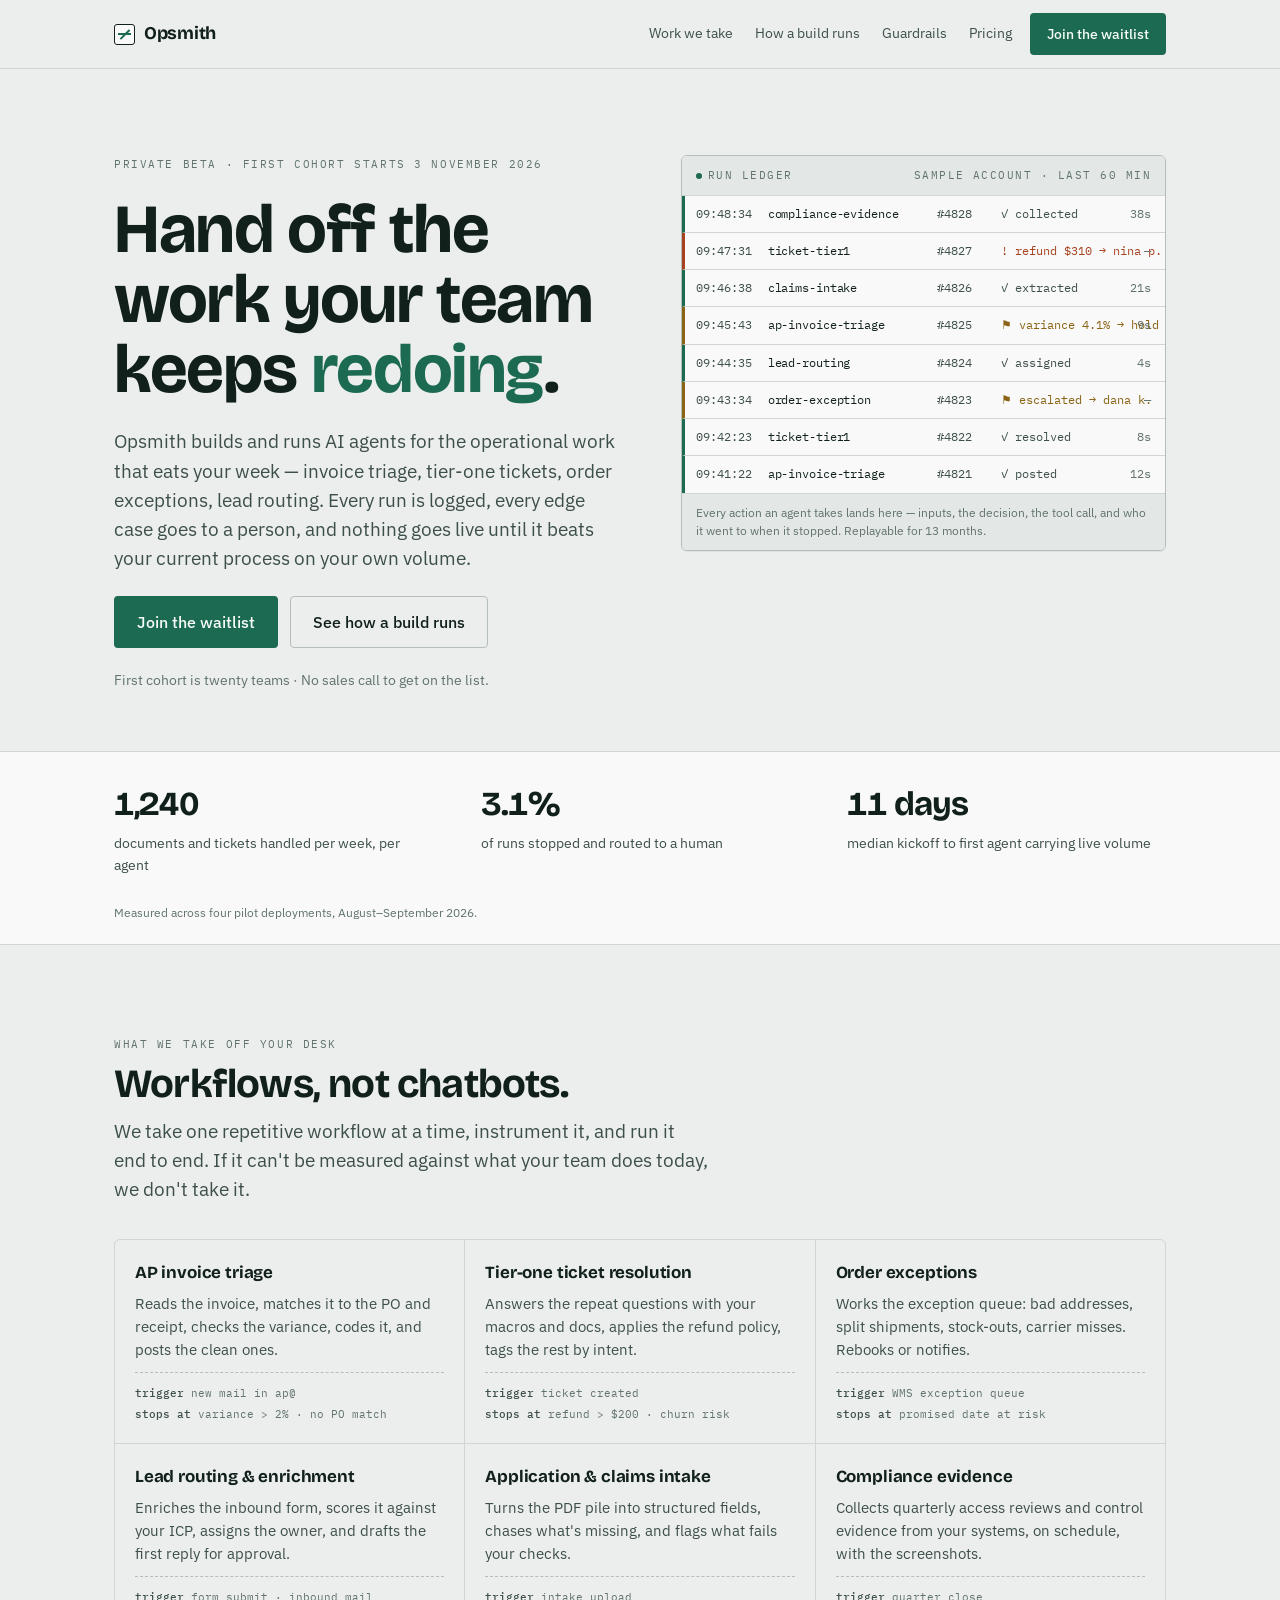
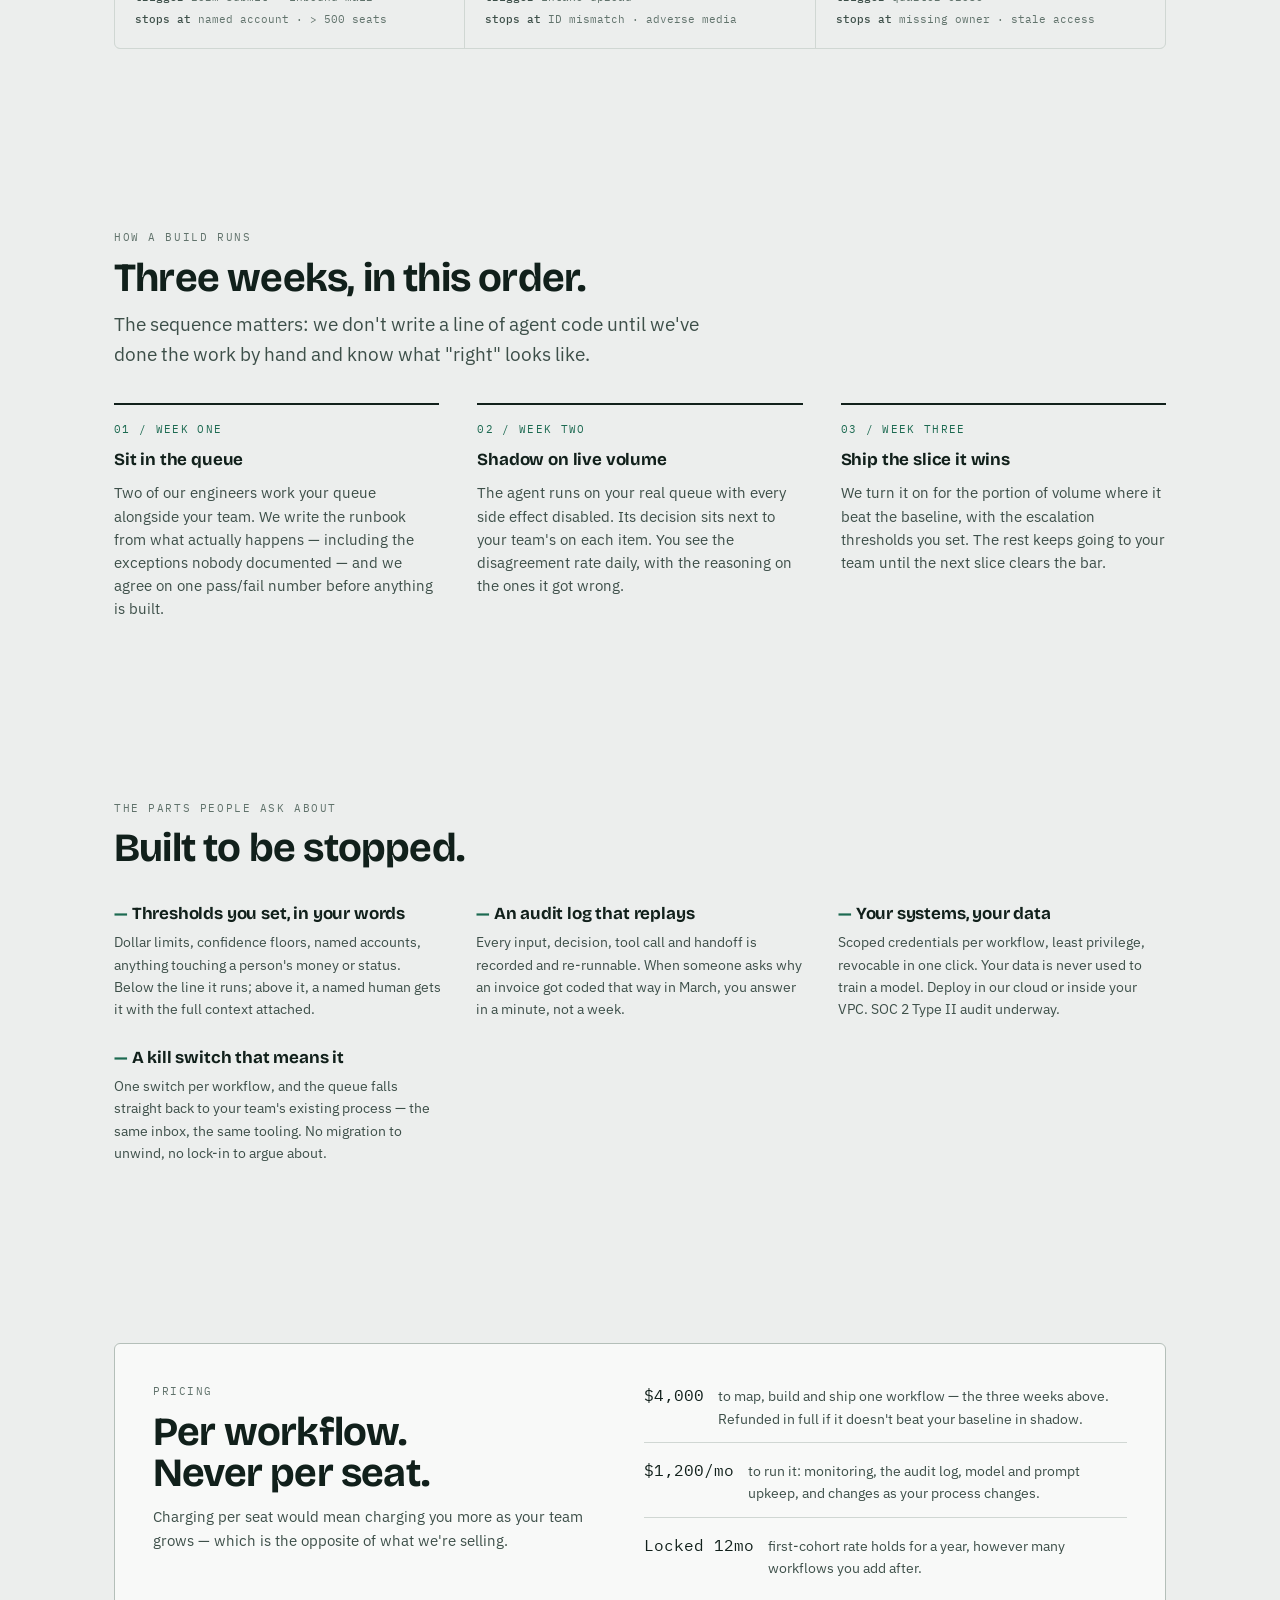
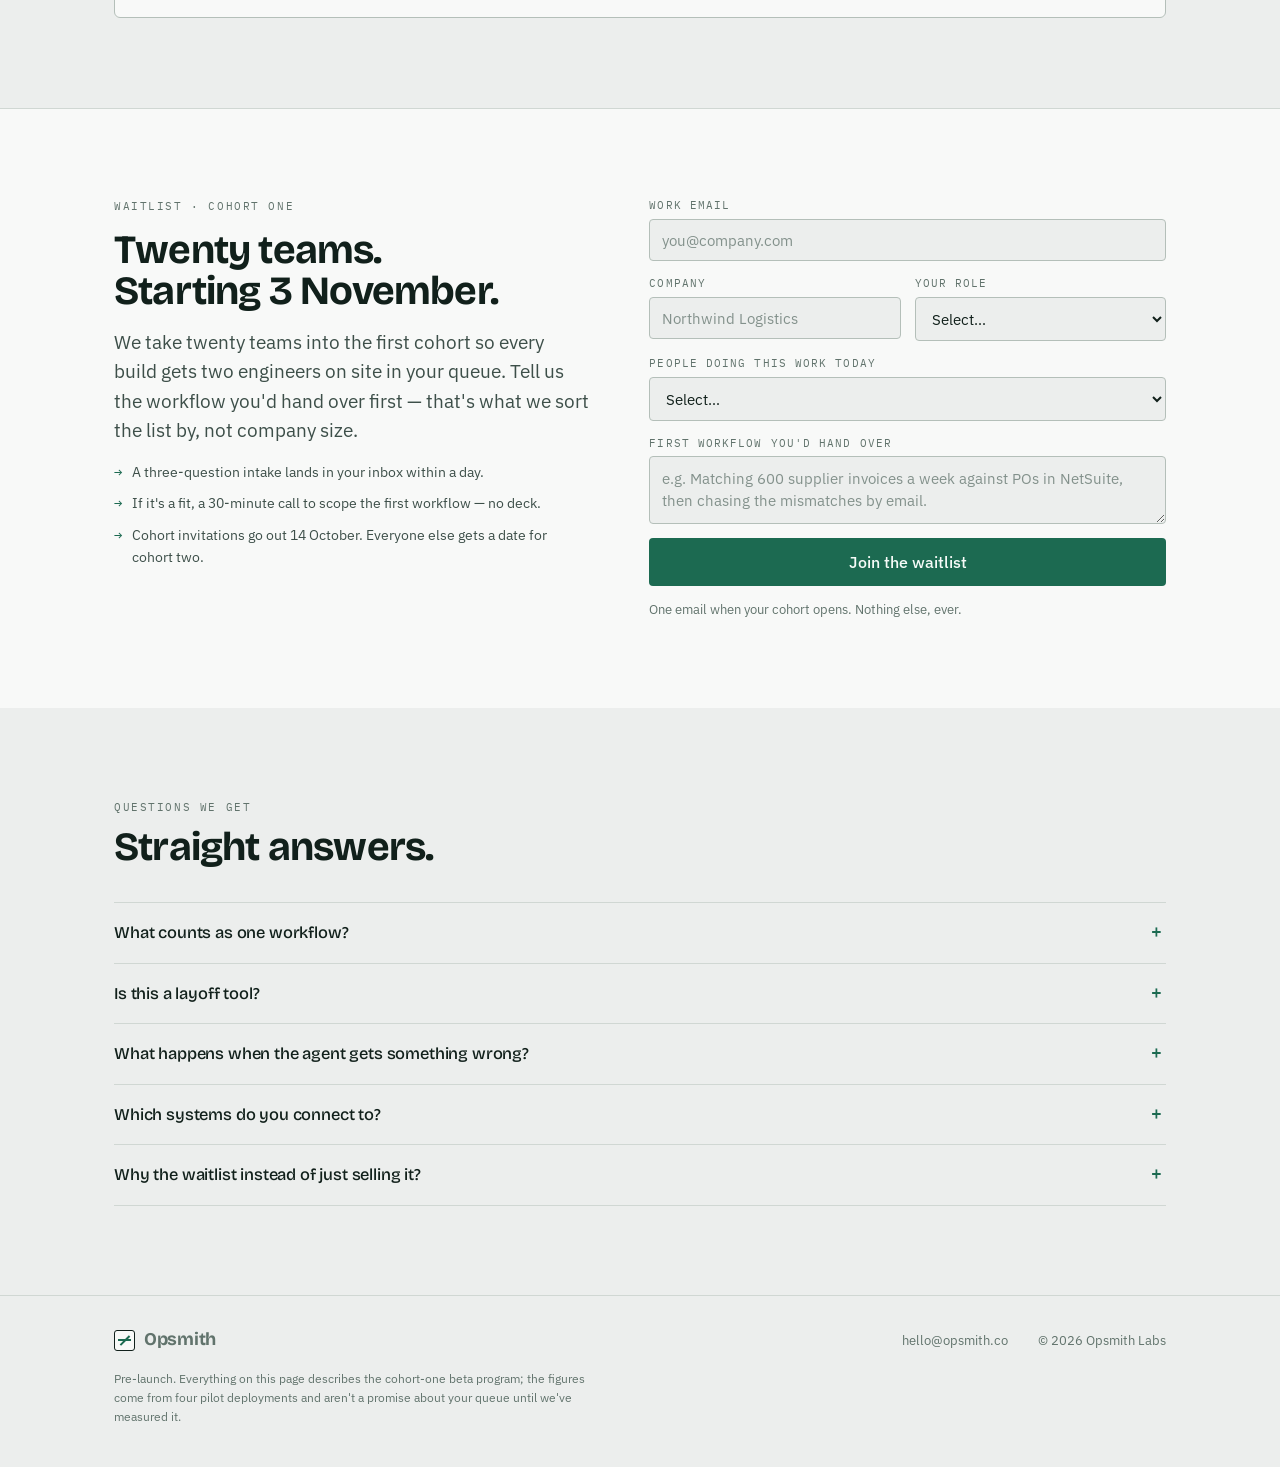
<file: opsmith-landing/index.en.html>
<!doctype html>
<!-- ARTIFACT:STRIP-START -->
<html lang="en">
<head>
<meta charset="utf-8" />
<meta name="viewport" content="width=device-width, initial-scale=1, viewport-fit=cover" />
<style>
  :root { color-scheme: light dark; padding-top: env(safe-area-inset-top, 0px); padding-bottom: env(safe-area-inset-bottom, 0px); }
  body { margin: 0; }
  img { max-width: 100%; }
  [hidden] { display: none !important; }
</style>
<!-- ARTIFACT:STRIP-END -->
<title>Opsmith</title>
<link rel="preconnect" href="https://fonts.googleapis.com" />
<link rel="preconnect" href="https://fonts.gstatic.com" crossorigin />
<link rel="stylesheet" href="https://fonts.googleapis.com/css2?family=Bricolage+Grotesque:opsz,wdth,wght@12..96,75..100,500;12..96,75..100,700&family=IBM+Plex+Mono:wght@400;500&family=IBM+Plex+Sans:ital,wght@0,400;0,500;0,600;1,400&display=swap" />
<style>
  :root {
    --paper: #eceeed;
    --surface: #f8f9f8;
    --surface-2: #e3e7e5;
    --ink: #11201b;
    --ink-soft: #3d4f49;
    --muted: #61736c;
    --line: #d0d7d3;
    --line-strong: #b4bfb9;
    --accent: #1c6a51;
    --accent-ink: #f6fbf8;
    --ok: #1c6a51;
    --warn: #8a6314;
    --crit: #a8411f;
    --shadow: 0 1px 0 rgba(17, 32, 27, 0.06);

    --display: "Bricolage Grotesque", "Helvetica Neue", Helvetica, Arial, sans-serif;
    --body: "IBM Plex Sans", "Segoe UI", system-ui, sans-serif;
    --mono: "IBM Plex Mono", ui-monospace, "SFMono-Regular", Menlo, monospace;

    --gutter: clamp(20px, 5vw, 64px);
    --maxw: 1180px;
  }

  @media (prefers-color-scheme: dark) {
    :root:not([data-theme="light"]) {
      --paper: #0d1412;
      --surface: #141d1a;
      --surface-2: #1b2622;
      --ink: #e7ece9;
      --ink-soft: #b9c5c0;
      --muted: #8b9c95;
      --line: #25322d;
      --line-strong: #364640;
      --accent: #57cfa4;
      --accent-ink: #06130e;
      --ok: #57cfa4;
      --warn: #d8ab4b;
      --crit: #e4815f;
      --shadow: 0 1px 0 rgba(0, 0, 0, 0.4);
    }
  }

  :root[data-theme="dark"] {
    --paper: #0d1412;
    --surface: #141d1a;
    --surface-2: #1b2622;
    --ink: #e7ece9;
    --ink-soft: #b9c5c0;
    --muted: #8b9c95;
    --line: #25322d;
    --line-strong: #364640;
    --accent: #57cfa4;
    --accent-ink: #06130e;
    --ok: #57cfa4;
    --warn: #d8ab4b;
    --crit: #e4815f;
    --shadow: 0 1px 0 rgba(0, 0, 0, 0.4);
  }

  * { box-sizing: border-box; }

  body {
    background: var(--paper);
    color: var(--ink);
    font-family: var(--body);
    font-size: 16px;
    line-height: 1.55;
    -webkit-font-smoothing: antialiased;
  }

  .wrap {
    max-width: var(--maxw);
    margin: 0 auto;
    padding-left: var(--gutter);
    padding-right: var(--gutter);
  }

  a { color: inherit; }
  :focus-visible { outline: 2px solid var(--accent); outline-offset: 3px; border-radius: 2px; }

  h1, h2, h3 {
    font-family: var(--display);
    font-weight: 700;
    line-height: 1.02;
    letter-spacing: -0.02em;
    text-wrap: balance;
    margin: 0;
  }

  h1 { font-size: clamp(2.4rem, 6.2vw, 4.3rem); }
  h2 { font-size: clamp(1.7rem, 3.6vw, 2.5rem); }
  h3 { font-size: 1.06rem; letter-spacing: -0.01em; line-height: 1.25; }
  p { margin: 0; }

  .eyebrow {
    font-family: var(--mono);
    font-size: 0.705rem;
    letter-spacing: 0.14em;
    text-transform: uppercase;
    color: var(--muted);
  }

  .lede { font-size: clamp(1.02rem, 1.6vw, 1.18rem); color: var(--ink-soft); max-width: 54ch; }

  /* ---------- header ---------- */
  .site-head {
    position: sticky;
    top: env(safe-area-inset-top, 0px);
    z-index: 40;
    background: color-mix(in srgb, var(--paper) 88%, transparent);
    backdrop-filter: blur(10px);
    border-bottom: 1px solid var(--line);
  }
  .head-in {
    display: flex;
    align-items: center;
    gap: 18px;
    padding-block: 13px;
  }
  .brand { display: flex; align-items: center; gap: 9px; text-decoration: none; margin-right: auto; }
  .mark {
    width: 21px; height: 21px; flex: none;
    border: 1.6px solid var(--ink);
    border-radius: 3px;
    position: relative;
    background: var(--surface);
  }
  .mark::before, .mark::after {
    content: ""; position: absolute; background: var(--accent);
  }
  .mark::before { left: 3.4px; top: 8.5px; width: 13px; height: 1.9px; }
  .mark::after { left: 8.5px; top: 3.4px; width: 1.9px; height: 13px; transform: rotate(45deg); transform-origin: center; }
  .wordmark {
    font-family: var(--display);
    font-weight: 700;
    font-size: 1.12rem;
    letter-spacing: -0.015em;
  }
  .nav { display: flex; gap: 22px; align-items: center; }
  .nav a { font-size: 0.875rem; color: var(--ink-soft); text-decoration: none; }
  .nav a:hover { color: var(--ink); }
  @media (max-width: 760px) { .nav { display: none; } }

  .btn {
    font-family: var(--body);
    font-size: 0.9rem;
    font-weight: 500;
    padding: 9px 16px;
    border-radius: 4px;
    border: 1px solid transparent;
    cursor: pointer;
    text-decoration: none;
    display: inline-flex;
    align-items: center;
    gap: 8px;
    transition: transform 0.12s ease, background 0.15s ease;
  }
  .btn-primary { background: var(--accent); color: var(--accent-ink); }
  .btn-primary:hover { transform: translateY(-1px); }
  .btn-ghost { border-color: var(--line-strong); color: var(--ink); background: transparent; }
  .btn-ghost:hover { background: var(--surface-2); }
  .btn-lg { font-size: 0.98rem; padding: 13px 22px; }

  /* ---------- hero ---------- */
  .hero { padding-block: clamp(46px, 7vw, 86px) clamp(34px, 5vw, 60px); }
  .hero-grid {
    display: grid;
    grid-template-columns: minmax(0, 1.04fr) minmax(0, 1fr);
    gap: clamp(30px, 5vw, 62px);
    align-items: start;
  }
  @media (max-width: 940px) { .hero-grid { grid-template-columns: minmax(0, 1fr); } }

  .hero-copy { display: flex; flex-direction: column; gap: 22px; }
  .hero h1 em {
    font-style: normal;
    color: var(--accent);
  }
  .cta-row { display: flex; flex-wrap: wrap; gap: 12px; align-items: center; }
  .cta-note { font-size: 0.85rem; color: var(--muted); }
  .cta-note b { font-family: var(--mono); font-weight: 500; color: var(--ink); font-variant-numeric: tabular-nums; }

  /* ---------- ledger ---------- */
  .ledger {
    min-width: 0;
    border: 1px solid var(--line-strong);
    border-radius: 6px;
    background: var(--surface);
    box-shadow: var(--shadow);
    overflow: hidden;
  }
  .ledger-head {
    display: flex;
    align-items: baseline;
    gap: 10px;
    padding: 11px 14px;
    border-bottom: 1px solid var(--line);
    background: var(--surface-2);
  }
  .ledger-head .eyebrow { font-size: 0.66rem; }
  .ledger-head .spacer { margin-left: auto; }
  .pulse {
    width: 6px; height: 6px; border-radius: 50%; background: var(--ok);
    display: inline-block; margin-right: 6px;
    animation: pulse 2.6s ease-in-out infinite;
  }
  @keyframes pulse { 0%, 100% { opacity: 1; } 50% { opacity: 0.25; } }

  .ledger-scroll { overflow-x: auto; min-width: 0; }
  .ledger-rows { list-style: none; margin: 0; padding: 0; min-width: 380px; }
  .run {
    display: grid;
    grid-template-columns: 62px minmax(120px, 1fr) 54px 96px 44px;
    gap: 10px;
    align-items: center;
    font-family: var(--mono);
    font-size: 0.735rem;
    padding: 9px 14px 9px 11px;
    border-bottom: 1px solid var(--line);
    border-left: 3px solid var(--ok);
    color: var(--ink-soft);
    font-variant-numeric: tabular-nums;
    animation: slot 0.4s ease;
  }
  @keyframes slot { from { opacity: 0; transform: translateY(-5px); } to { opacity: 1; transform: none; } }
  .run:last-child { border-bottom: none; }
  .run.is-warn { border-left-color: var(--warn); }
  .run.is-crit { border-left-color: var(--crit); }
  .run .flow { color: var(--ink); letter-spacing: -0.01em; white-space: nowrap; overflow: hidden; text-overflow: ellipsis; }
  .run .status { white-space: nowrap; }
  .run.is-warn .status { color: var(--warn); }
  .run.is-crit .status { color: var(--crit); }
  .run .dur { text-align: right; color: var(--muted); }
  .ledger-foot {
    padding: 10px 14px;
    border-top: 1px solid var(--line);
    background: var(--surface-2);
    font-size: 0.74rem;
    color: var(--muted);
  }

  @media (max-width: 560px) {
    .run { grid-template-columns: 54px minmax(90px, 1fr) 86px 38px; gap: 8px; padding: 9px 10px 9px 9px; }
    .run .id { display: none; }
    .ledger-rows { min-width: 292px; }
  }

  @media (prefers-reduced-motion: reduce) {
    .pulse, .run { animation: none; }
    .btn { transition: none; }
  }

  /* ---------- figures band ---------- */
  .band {
    border-top: 1px solid var(--line);
    border-bottom: 1px solid var(--line);
    background: var(--surface);
  }
  .figures {
    display: grid;
    grid-template-columns: repeat(3, 1fr);
    gap: clamp(18px, 4vw, 48px);
    padding-block: 26px;
  }
  @media (max-width: 720px) { .figures { grid-template-columns: minmax(0, 1fr); gap: 20px; } }
  .figure { display: flex; flex-direction: column; gap: 3px; }
  .figure .val {
    font-family: var(--display);
    font-size: clamp(1.6rem, 3vw, 2.1rem);
    font-weight: 700;
    letter-spacing: -0.03em;
    font-variant-numeric: tabular-nums;
  }
  .figure .cap { font-size: 0.88rem; color: var(--ink-soft); }
  .band-note { padding-bottom: 22px; font-size: 0.78rem; color: var(--muted); }

  /* ---------- sections ---------- */
  section { scroll-margin-top: 78px; }
  .sec { padding-block: clamp(52px, 7vw, 92px); }
  .sec-head { display: flex; flex-direction: column; gap: 12px; margin-bottom: 34px; max-width: 60ch; }

  .flows { display: grid; grid-template-columns: repeat(auto-fit, minmax(275px, 1fr)); gap: 1px; background: var(--line); border: 1px solid var(--line); border-radius: 6px; overflow: hidden; }
  .flow-card { background: var(--paper); padding: 22px 20px 20px; display: flex; flex-direction: column; gap: 10px; }
  .flow-card p { font-size: 0.925rem; color: var(--ink-soft); }
  .flow-meta { margin-top: auto; padding-top: 12px; border-top: 1px dashed var(--line-strong); display: flex; flex-direction: column; gap: 4px; font-family: var(--mono); font-size: 0.7rem; color: var(--muted); }
  .flow-meta span b { color: var(--ink-soft); font-weight: 500; }

  .steps { display: grid; grid-template-columns: repeat(3, 1fr); gap: clamp(20px, 3vw, 38px); }
  @media (max-width: 820px) { .steps { grid-template-columns: minmax(0, 1fr); } }
  .step { display: flex; flex-direction: column; gap: 11px; padding-top: 16px; border-top: 2px solid var(--ink); }
  .step-no { font-family: var(--mono); font-size: 0.7rem; letter-spacing: 0.12em; color: var(--accent); }
  .step p { font-size: 0.93rem; color: var(--ink-soft); }

  .guards { display: grid; grid-template-columns: repeat(auto-fit, minmax(240px, 1fr)); gap: 26px 34px; }
  .guard { display: flex; flex-direction: column; gap: 7px; }
  .guard p { font-size: 0.9rem; color: var(--ink-soft); }
  .guard h3::before { content: "— "; color: var(--accent); }

  .price {
    display: grid;
    grid-template-columns: minmax(0, 1fr) minmax(0, 1.1fr);
    gap: clamp(22px, 4vw, 54px);
    align-items: start;
    padding: clamp(24px, 3.4vw, 38px);
    border: 1px solid var(--line-strong);
    border-radius: 6px;
    background: var(--surface);
  }
  @media (max-width: 820px) { .price { grid-template-columns: minmax(0, 1fr); } }
  .price-lines { display: flex; flex-direction: column; gap: 14px; }
  .price-line { display: flex; gap: 14px; align-items: baseline; border-bottom: 1px solid var(--line); padding-bottom: 12px; }
  .price-line:last-child { border-bottom: none; padding-bottom: 0; }
  .price-line .amt { font-family: var(--mono); font-size: 1.02rem; color: var(--ink); white-space: nowrap; font-variant-numeric: tabular-nums; }
  .price-line .what { font-size: 0.9rem; color: var(--ink-soft); }

  /* ---------- waitlist ---------- */
  .join { background: var(--surface); border-top: 1px solid var(--line); }
  .join-grid {
    display: grid;
    grid-template-columns: minmax(0, 0.92fr) minmax(0, 1fr);
    gap: clamp(28px, 5vw, 60px);
    align-items: start;
    padding-block: clamp(52px, 7vw, 88px);
  }
  @media (max-width: 880px) { .join-grid { grid-template-columns: minmax(0, 1fr); } }
  .join-copy { display: flex; flex-direction: column; gap: 16px; }
  .join-list { list-style: none; margin: 0; padding: 0; display: flex; flex-direction: column; gap: 9px; }
  .join-list li { display: flex; gap: 10px; font-size: 0.9rem; color: var(--ink-soft); }
  .join-list li::before { content: "→"; color: var(--accent); font-family: var(--mono); flex: none; }

  form { display: flex; flex-direction: column; gap: 14px; }
  .field { display: flex; flex-direction: column; gap: 5px; }
  .field label { font-family: var(--mono); font-size: 0.68rem; letter-spacing: 0.1em; text-transform: uppercase; color: var(--muted); }
  .field input, .field select, .field textarea {
    font-family: var(--body);
    font-size: 0.95rem;
    color: var(--ink);
    background: var(--paper);
    border: 1px solid var(--line-strong);
    border-radius: 4px;
    padding: 10px 12px;
    width: 100%;
  }
  .field textarea { resize: vertical; min-height: 68px; line-height: 1.45; }
  .field input::placeholder, .field textarea::placeholder { color: var(--muted); opacity: 0.75; }
  .field-row { display: grid; grid-template-columns: 1fr 1fr; gap: 14px; }
  @media (max-width: 520px) { .field-row { grid-template-columns: minmax(0, 1fr); } }
  .form-note { font-size: 0.8rem; color: var(--muted); }
  .form-msg { font-size: 0.88rem; padding: 10px 12px; border-radius: 4px; border: 1px solid var(--line-strong); background: var(--paper); color: var(--ink-soft); }
  .form-msg.is-bad { border-color: var(--crit); color: var(--crit); }

  .done { display: flex; flex-direction: column; gap: 14px; border: 1px solid var(--accent); border-radius: 6px; padding: 24px; background: var(--paper); }
  .done .pos { font-family: var(--display); font-weight: 700; font-size: clamp(2rem, 5vw, 2.8rem); letter-spacing: -0.03em; color: var(--accent); font-variant-numeric: tabular-nums; }
  .done p { font-size: 0.92rem; color: var(--ink-soft); }

  /* ---------- faq ---------- */
  .faq { display: flex; flex-direction: column; border-top: 1px solid var(--line); }
  .faq details { border-bottom: 1px solid var(--line); }
  .faq summary {
    cursor: pointer;
    list-style: none;
    padding: 17px 34px 17px 0;
    font-family: var(--display);
    font-weight: 500;
    font-size: 1.03rem;
    letter-spacing: -0.01em;
    position: relative;
  }
  .faq summary::-webkit-details-marker { display: none; }
  .faq summary::after {
    content: "+";
    position: absolute; right: 4px; top: 15px;
    font-family: var(--mono); color: var(--accent); font-size: 1.1rem;
  }
  .faq details[open] summary::after { content: "–"; }
  .faq .ans { padding: 0 0 18px; font-size: 0.93rem; color: var(--ink-soft); max-width: 68ch; }

  /* ---------- footer ---------- */
  .site-foot { border-top: 1px solid var(--line); padding-block: 30px 40px; }
  .foot-in { display: flex; flex-wrap: wrap; gap: 16px 30px; align-items: center; font-size: 0.83rem; color: var(--muted); }
  .foot-in .brand { margin-right: auto; }
  .foot-in a { text-decoration: none; }
  .foot-in a:hover { color: var(--ink); }
  .disclaimer { margin-top: 16px; font-size: 0.76rem; color: var(--muted); max-width: 70ch; }

  /* ---------- owner drawer ---------- */
  .owner-btn {
    position: fixed; right: 16px; bottom: 16px; z-index: 60;
    padding-bottom: calc(9px + env(safe-area-inset-bottom, 0px));
    font-family: var(--mono); font-size: 0.72rem;
    background: var(--ink); color: var(--paper);
    border: none; border-radius: 4px; padding: 9px 13px; cursor: pointer;
  }
  .owner-panel {
    position: fixed; right: 16px; bottom: 60px; z-index: 60;
    width: min(420px, calc(100vw - 32px));
    max-height: min(60vh, 520px); overflow: auto;
    background: var(--surface); border: 1px solid var(--line-strong);
    border-radius: 6px; padding: 14px;
  }
  .owner-panel h3 { margin-bottom: 8px; }
  .owner-row { font-family: var(--mono); font-size: 0.72rem; padding: 8px 0; border-top: 1px solid var(--line); color: var(--ink-soft); word-break: break-word; }
  .owner-row .em { color: var(--ink); }
</style>
<!-- ARTIFACT:STRIP-START -->
</head>
<body>
<!-- ARTIFACT:STRIP-END -->

<header class="site-head">
  <div class="wrap head-in">
    <a class="brand" href="#top">
      <span class="mark" aria-hidden="true"></span>
      <span class="wordmark">Opsmith</span>
    </a>
    <nav class="nav">
      <a href="#work">Work we take</a>
      <a href="#build">How a build runs</a>
      <a href="#guardrails">Guardrails</a>
      <a href="#pricing">Pricing</a>
    </nav>
    <a class="btn btn-primary" href="#waitlist">Join the waitlist</a>
  </div>
</header>

<main id="top">
  <section class="hero wrap">
    <div class="hero-grid">
      <div class="hero-copy">
        <p class="eyebrow">Private beta · First cohort starts 3 November 2026</p>
        <h1>Hand off the work your team keeps <em>redoing</em>.</h1>
        <p class="lede">
          Opsmith builds and runs AI agents for the operational work that eats your week —
          invoice triage, tier-one tickets, order exceptions, lead routing. Every run is logged,
          every edge case goes to a person, and nothing goes live until it beats your current
          process on your own volume.
        </p>
        <div class="cta-row">
          <a class="btn btn-primary btn-lg" href="#waitlist">Join the waitlist</a>
          <a class="btn btn-ghost btn-lg" href="#build">See how a build runs</a>
        </div>
        <p class="cta-note" id="count-note">First cohort is twenty teams · No sales call to get on the list.</p>
      </div>

      <div class="ledger" aria-label="Sample run ledger">
        <div class="ledger-head">
          <span class="eyebrow"><span class="pulse" aria-hidden="true"></span>Run ledger</span>
          <span class="eyebrow spacer">Sample account · last 60 min</span>
        </div>
        <div class="ledger-scroll">
          <ol class="ledger-rows" id="ledger"></ol>
        </div>
        <div class="ledger-foot">
          Every action an agent takes lands here — inputs, the decision, the tool call, and who it
          went to when it stopped. Replayable for 13 months.
        </div>
      </div>
    </div>
  </section>

  <div class="band">
    <div class="wrap">
      <div class="figures">
        <div class="figure">
          <span class="val">1,240</span>
          <span class="cap">documents and tickets handled per week, per agent</span>
        </div>
        <div class="figure">
          <span class="val">3.1%</span>
          <span class="cap">of runs stopped and routed to a human</span>
        </div>
        <div class="figure">
          <span class="val">11 days</span>
          <span class="cap">median kickoff to first agent carrying live volume</span>
        </div>
      </div>
      <p class="band-note">Measured across four pilot deployments, August–September 2026.</p>
    </div>
  </div>

  <section class="sec wrap" id="work">
    <div class="sec-head">
      <p class="eyebrow">What we take off your desk</p>
      <h2>Workflows, not chatbots.</h2>
      <p class="lede">
        We take one repetitive workflow at a time, instrument it, and run it end to end.
        If it can't be measured against what your team does today, we don't take it.
      </p>
    </div>
    <div class="flows">
      <article class="flow-card">
        <h3>AP invoice triage</h3>
        <p>Reads the invoice, matches it to the PO and receipt, checks the variance, codes it, and posts the clean ones.</p>
        <div class="flow-meta">
          <span><b>trigger</b> new mail in ap@</span>
          <span><b>stops at</b> variance &gt; 2% · no PO match</span>
        </div>
      </article>
      <article class="flow-card">
        <h3>Tier-one ticket resolution</h3>
        <p>Answers the repeat questions with your macros and docs, applies the refund policy, tags the rest by intent.</p>
        <div class="flow-meta">
          <span><b>trigger</b> ticket created</span>
          <span><b>stops at</b> refund &gt; $200 · churn risk</span>
        </div>
      </article>
      <article class="flow-card">
        <h3>Order exceptions</h3>
        <p>Works the exception queue: bad addresses, split shipments, stock-outs, carrier misses. Rebooks or notifies.</p>
        <div class="flow-meta">
          <span><b>trigger</b> WMS exception queue</span>
          <span><b>stops at</b> promised date at risk</span>
        </div>
      </article>
      <article class="flow-card">
        <h3>Lead routing &amp; enrichment</h3>
        <p>Enriches the inbound form, scores it against your ICP, assigns the owner, and drafts the first reply for approval.</p>
        <div class="flow-meta">
          <span><b>trigger</b> form submit · inbound mail</span>
          <span><b>stops at</b> named account · &gt; 500 seats</span>
        </div>
      </article>
      <article class="flow-card">
        <h3>Application &amp; claims intake</h3>
        <p>Turns the PDF pile into structured fields, chases what's missing, and flags what fails your checks.</p>
        <div class="flow-meta">
          <span><b>trigger</b> intake upload</span>
          <span><b>stops at</b> ID mismatch · adverse media</span>
        </div>
      </article>
      <article class="flow-card">
        <h3>Compliance evidence</h3>
        <p>Collects quarterly access reviews and control evidence from your systems, on schedule, with the screenshots.</p>
        <div class="flow-meta">
          <span><b>trigger</b> quarter close</span>
          <span><b>stops at</b> missing owner · stale access</span>
        </div>
      </article>
    </div>
  </section>

  <section class="sec wrap" id="build">
    <div class="sec-head">
      <p class="eyebrow">How a build runs</p>
      <h2>Three weeks, in this order.</h2>
      <p class="lede">The sequence matters: we don't write a line of agent code until we've done the work by hand and know what "right" looks like.</p>
    </div>
    <div class="steps">
      <div class="step">
        <span class="step-no">01 / WEEK ONE</span>
        <h3>Sit in the queue</h3>
        <p>
          Two of our engineers work your queue alongside your team. We write the runbook from what
          actually happens — including the exceptions nobody documented — and we agree on one
          pass/fail number before anything is built.
        </p>
      </div>
      <div class="step">
        <span class="step-no">02 / WEEK TWO</span>
        <h3>Shadow on live volume</h3>
        <p>
          The agent runs on your real queue with every side effect disabled. Its decision sits next to
          your team's on each item. You see the disagreement rate daily, with the reasoning on the
          ones it got wrong.
        </p>
      </div>
      <div class="step">
        <span class="step-no">03 / WEEK THREE</span>
        <h3>Ship the slice it wins</h3>
        <p>
          We turn it on for the portion of volume where it beat the baseline, with the escalation
          thresholds you set. The rest keeps going to your team until the next slice clears the bar.
        </p>
      </div>
    </div>
  </section>

  <section class="sec wrap" id="guardrails">
    <div class="sec-head">
      <p class="eyebrow">The parts people ask about</p>
      <h2>Built to be stopped.</h2>
    </div>
    <div class="guards">
      <div class="guard">
        <h3>Thresholds you set, in your words</h3>
        <p>Dollar limits, confidence floors, named accounts, anything touching a person's money or status. Below the line it runs; above it, a named human gets it with the full context attached.</p>
      </div>
      <div class="guard">
        <h3>An audit log that replays</h3>
        <p>Every input, decision, tool call and handoff is recorded and re-runnable. When someone asks why an invoice got coded that way in March, you answer in a minute, not a week.</p>
      </div>
      <div class="guard">
        <h3>Your systems, your data</h3>
        <p>Scoped credentials per workflow, least privilege, revocable in one click. Your data is never used to train a model. Deploy in our cloud or inside your VPC. SOC 2 Type II audit underway.</p>
      </div>
      <div class="guard">
        <h3>A kill switch that means it</h3>
        <p>One switch per workflow, and the queue falls straight back to your team's existing process — the same inbox, the same tooling. No migration to unwind, no lock-in to argue about.</p>
      </div>
    </div>
  </section>

  <section class="sec wrap" id="pricing">
    <div class="price">
      <div class="sec-head" style="margin-bottom: 0;">
        <p class="eyebrow">Pricing</p>
        <h2>Per workflow. Never per seat.</h2>
        <p class="lede" style="font-size: 0.95rem;">
          Charging per seat would mean charging you more as your team grows — which is the opposite
          of what we're selling.
        </p>
      </div>
      <div class="price-lines">
        <div class="price-line">
          <span class="amt">$4,000</span>
          <span class="what">to map, build and ship one workflow — the three weeks above. Refunded in full if it doesn't beat your baseline in shadow.</span>
        </div>
        <div class="price-line">
          <span class="amt">$1,200/mo</span>
          <span class="what">to run it: monitoring, the audit log, model and prompt upkeep, and changes as your process changes.</span>
        </div>
        <div class="price-line">
          <span class="amt">Locked 12mo</span>
          <span class="what">first-cohort rate holds for a year, however many workflows you add after.</span>
        </div>
      </div>
    </div>
  </section>

  <section class="join" id="waitlist">
    <div class="wrap join-grid">
      <div class="join-copy">
        <p class="eyebrow">Waitlist · Cohort one</p>
        <h2>Twenty teams. Starting 3 November.</h2>
        <p class="lede">
          We take twenty teams into the first cohort so every build gets two engineers on site in
          your queue. Tell us the workflow you'd hand over first — that's what we sort the list by,
          not company size.
        </p>
        <ul class="join-list">
          <li>A three-question intake lands in your inbox within a day.</li>
          <li>If it's a fit, a 30-minute call to scope the first workflow — no deck.</li>
          <li>Cohort invitations go out 14 October. Everyone else gets a date for cohort two.</li>
        </ul>
      </div>

      <div>
        <form id="waitlist-form" novalidate>
          <div class="field">
            <label for="wl-email">Work email</label>
            <input id="wl-email" name="email" type="email" autocomplete="email" placeholder="you@company.com" required />
          </div>
          <div class="field-row">
            <div class="field">
              <label for="wl-company">Company</label>
              <input id="wl-company" name="company" type="text" autocomplete="organization" placeholder="Northwind Logistics" />
            </div>
            <div class="field">
              <label for="wl-role">Your role</label>
              <select id="wl-role" name="role">
                <option value="">Select…</option>
                <option>Operations</option>
                <option>Finance / AP</option>
                <option>Customer support</option>
                <option>Engineering</option>
                <option>Founder / GM</option>
                <option>Other</option>
              </select>
            </div>
          </div>
          <div class="field">
            <label for="wl-size">People doing this work today</label>
            <select id="wl-size" name="team_size">
              <option value="">Select…</option>
              <option>1–3</option>
              <option>4–10</option>
              <option>11–30</option>
              <option>31–100</option>
              <option>100+</option>
            </select>
          </div>
          <div class="field">
            <label for="wl-workflow">First workflow you'd hand over</label>
            <textarea id="wl-workflow" name="workflow" placeholder="e.g. Matching 600 supplier invoices a week against POs in NetSuite, then chasing the mismatches by email."></textarea>
          </div>
          <div class="form-msg" id="form-msg" hidden></div>
          <button class="btn btn-primary btn-lg" type="submit" id="wl-submit" style="justify-content: center;">Join the waitlist</button>
          <p class="form-note" id="form-note">One email when your cohort opens. Nothing else, ever.</p>
        </form>

        <div class="done" id="wl-done" hidden>
          <span class="eyebrow">You're in the queue</span>
          <span class="pos" id="wl-pos">#1</span>
          <p id="wl-done-copy">
            We'll send the three-question intake to your inbox within a day. Cohort invitations go
            out 14 October — if cohort one fills, you keep your place for cohort two in January.
          </p>
        </div>
      </div>
    </div>
  </section>

  <section class="sec wrap">
    <div class="sec-head">
      <p class="eyebrow">Questions we get</p>
      <h2>Straight answers.</h2>
    </div>
    <div class="faq">
      <details>
        <summary>What counts as one workflow?</summary>
        <div class="ans">One trigger, one outcome, one owner. "Invoices arriving in ap@ get matched, coded and posted" is a workflow. "Finance" is not. If your process forks into two genuinely different outcomes, that's usually two workflows — we'll tell you in week one, before you pay for the second.</div>
      </details>
      <details>
        <summary>Is this a layoff tool?</summary>
        <div class="ans">Not how we sell it, and not how it plays out. In every pilot so far the same team handled more volume and spent their time on the 3% of cases that actually needed judgement. If you're buying this to cut a team in half, we're probably the wrong vendor — the work still needs someone accountable for it.</div>
      </details>
      <details>
        <summary>What happens when the agent gets something wrong?</summary>
        <div class="ans">You see it in the ledger with the full reasoning and the inputs that led there. Anything reversible is reversed by the same agent; anything not is flagged to the named owner within the run. We review every escalation weekly for the first quarter and tighten the thresholds with you. Errors above your agreed rate mean the workflow goes back to shadow mode — at our cost.</div>
      </details>
      <details>
        <summary>Which systems do you connect to?</summary>
        <div class="ans">The usual back office: NetSuite, QuickBooks, SAP Business One, Zendesk, Intercom, Salesforce, HubSpot, Shopify, ShipStation, Snowflake, Google Workspace, Microsoft 365, plus anything with a REST API or an SFTP drop. If it only has a UI, we drive the UI — slower, still works. Week one tells us which.</div>
      </details>
      <details>
        <summary>Why the waitlist instead of just selling it?</summary>
        <div class="ans">Because two engineers sit in your queue for a week, and we only have so many of them. Twenty teams per cohort is the honest number. When that stops being the constraint, the waitlist goes away.</div>
      </details>
    </div>
  </section>
</main>

<footer class="site-foot">
  <div class="wrap">
    <div class="foot-in">
      <a class="brand" href="#top">
        <span class="mark" aria-hidden="true"></span>
        <span class="wordmark">Opsmith</span>
      </a>
      <a href="mailto:hello@opsmith.co">hello@opsmith.co</a>
      <span>© 2026 Opsmith Labs</span>
    </div>
    <p class="disclaimer">
      Pre-launch. Everything on this page describes the cohort-one beta program; the figures come
      from four pilot deployments and aren't a promise about your queue until we've measured it.
    </p>
  </div>
</footer>

<button class="owner-btn" id="owner-btn" hidden>Waitlist ▲</button>
<div class="owner-panel" id="owner-panel" hidden>
  <h3>Waitlist entries</h3>
  <div id="owner-rows"></div>
</div>

<script>
  (function () {
    "use strict";

    /* ---------------- run ledger ---------------- */
    var FLOWS = [
      { flow: "ap-invoice-triage", state: "posted", cls: "", dur: "12s" },
      { flow: "ticket-tier1", state: "resolved", cls: "", dur: "8s" },
      { flow: "order-exception", state: "escalated → dana k.", cls: "is-warn", dur: "—" },
      { flow: "lead-routing", state: "assigned", cls: "", dur: "4s" },
      { flow: "ap-invoice-triage", state: "variance 4.1% → hold", cls: "is-warn", dur: "9s" },
      { flow: "claims-intake", state: "extracted", cls: "", dur: "21s" },
      { flow: "ticket-tier1", state: "refund $310 → nina p.", cls: "is-crit", dur: "—" },
      { flow: "compliance-evidence", state: "collected", cls: "", dur: "38s" },
      { flow: "order-exception", state: "rebooked", cls: "", dur: "16s" },
      { flow: "lead-routing", state: "enriched", cls: "", dur: "6s" },
      { flow: "ap-invoice-triage", state: "posted", cls: "", dur: "11s" },
      { flow: "claims-intake", state: "id mismatch → omar s.", cls: "is-crit", dur: "—" }
    ];

    var ledger = document.getElementById("ledger");
    var seq = 4821;
    var clock = new Date();
    clock.setHours(9, 41, 22, 0);
    var cursor = 0;

    function pad(n) { return n < 10 ? "0" + n : String(n); }

    function stamp() {
      return pad(clock.getHours()) + ":" + pad(clock.getMinutes()) + ":" + pad(clock.getSeconds());
    }

    function rowNode(item) {
      var li = document.createElement("li");
      li.className = "run " + item.cls;
      var mark = item.cls === "" ? "✓" : item.cls === "is-warn" ? "⚑" : "!";
      li.innerHTML =
        '<span class="time"></span>' +
        '<span class="flow"></span>' +
        '<span class="id"></span>' +
        '<span class="status"></span>' +
        '<span class="dur"></span>';
      li.querySelector(".time").textContent = stamp();
      li.querySelector(".flow").textContent = item.flow;
      li.querySelector(".id").textContent = "#" + seq;
      li.querySelector(".status").textContent = mark + " " + item.state;
      li.querySelector(".dur").textContent = item.dur;
      seq += 1;
      return li;
    }

    function pushRow() {
      var item = FLOWS[cursor % FLOWS.length];
      cursor += 1;
      ledger.insertBefore(rowNode(item), ledger.firstChild);
      while (ledger.children.length > 8) {
        ledger.removeChild(ledger.lastChild);
      }
      clock.setSeconds(clock.getSeconds() + 37 + Math.floor(Math.random() * 40));
    }

    for (var i = 0; i < 8; i += 1) { pushRow(); }

    var calm = window.matchMedia && window.matchMedia("(prefers-reduced-motion: reduce)").matches;
    if (!calm) {
      setInterval(pushRow, 4200);
    }

    /* ---------------- waitlist ---------------- */
    var form = document.getElementById("waitlist-form");
    var submit = document.getElementById("wl-submit");
    var msg = document.getElementById("form-msg");
    var note = document.getElementById("form-note");
    var done = document.getElementById("wl-done");
    var pos = document.getElementById("wl-pos");
    var countNote = document.getElementById("count-note");

    var db = null;
    var signups = 0;
    var writeBlocked = false;
    var EMAIL_RE = /^[^\s@]+@[^\s@]+\.[^\s@]{2,}$/;

    function say(text, bad) {
      msg.textContent = text;
      msg.classList.toggle("is-bad", !!bad);
      msg.hidden = false;
    }

    function renderCount() {
      if (signups > 0) {
        countNote.innerHTML =
          '<b>' + signups + '</b> ' + (signups === 1 ? "team" : "teams") +
          ' on the list · cohort one takes twenty.';
      }
    }

    function blockWrites(reason) {
      writeBlocked = true;
      submit.disabled = true;
      submit.style.opacity = "0.5";
      submit.style.cursor = "not-allowed";
      note.textContent = reason + " Send the same details to hello@opsmith.co and we'll add you by hand.";
    }

    form.addEventListener("submit", function (ev) {
      ev.preventDefault();
      if (writeBlocked) { return; }

      var email = document.getElementById("wl-email").value.trim();
      if (!EMAIL_RE.test(email)) {
        say("That email doesn't look complete — check for a typo and try again.", true);
        document.getElementById("wl-email").focus();
        return;
      }

      var entry = {
        email: email,
        email_key: email.toLowerCase(),
        company: document.getElementById("wl-company").value.trim(),
        role: document.getElementById("wl-role").value,
        team_size: document.getElementById("wl-size").value,
        workflow: document.getElementById("wl-workflow").value.trim().slice(0, 1200),
        created_at: new Date().toISOString(),
        source: "landing"
      };

      if (!db) {
        say("We can't reach the waitlist from this view. Email hello@opsmith.co and we'll add you by hand.", true);
        return;
      }

      msg.hidden = true;
      submit.disabled = true;
      submit.textContent = "Adding you…";

      db.collection("waitlist").where("email_key", "==", entry.email_key).limit(1).get()
        .then(function (snap) {
          if (snap && !snap.empty) {
            submit.disabled = false;
            submit.textContent = "Join the waitlist";
            say("You're already on the list with that address — nothing more to do.", false);
            return null;
          }
          return db.collection("waitlist").add(entry);
        })
        .then(function (ref) {
          if (!ref) { return; }
          signups += 1;
          renderCount();
          pos.textContent = "#" + signups;
          form.hidden = true;
          done.hidden = false;
          done.scrollIntoView({ behavior: calm ? "auto" : "smooth", block: "center" });
        })
        .catch(function (err) {
          submit.disabled = false;
          submit.textContent = "Join the waitlist";
          var code = (err && err.code) || "";
          if (code === "invalid_argument" || code === "not_granted") {
            blockWrites("Sign-ups aren't open from this view.");
            say("We couldn't record that from here. Email hello@opsmith.co and we'll add you by hand.", true);
          } else if (code === "quota_exceeded") {
            say("Cohort one is full — email hello@opsmith.co to be put in line for cohort two.", true);
          } else {
            say("That didn't save. Try once more, or email hello@opsmith.co.", true);
          }
        });
    });

    /* ---------------- capabilities ---------------- */
    function boot() {
      if (!window.claude || typeof window.claude.use !== "function") { return; }

      window.claude.use("db").then(function (store) {
        if (!store) { return; }
        db = store;
        return db.collection("waitlist").limit(1000).get().then(function (snap) {
          signups = (snap && snap.size) || 0;
          renderCount();
        });
      }).catch(function () { /* page works without it */ });

      window.claude.use("user").then(function (user) {
        if (!user) { return; }
        Promise.resolve(user.can("data.write")).then(function (allowed) {
          if (allowed === false) {
            blockWrites("Your account can't post to the waitlist.");
          }
        }).catch(function () {});

        Promise.resolve(user.isOwner()).then(function (owner) {
          if (owner) { wireOwnerPanel(); }
        }).catch(function () {});
      }).catch(function () {});
    }

    function wireOwnerPanel() {
      var btn = document.getElementById("owner-btn");
      var panel = document.getElementById("owner-panel");
      var rows = document.getElementById("owner-rows");
      btn.hidden = false;

      btn.addEventListener("click", function () {
        if (!panel.hidden) { panel.hidden = true; return; }
        panel.hidden = false;
        rows.textContent = "Loading…";
        if (!db) { rows.textContent = "Store unavailable."; return; }
        db.collection("waitlist").orderBy("created_at", "desc").limit(100).get()
          .then(function (snap) {
            rows.textContent = "";
            if (!snap || snap.empty) { rows.textContent = "No sign-ups yet."; return; }
            snap.docs.forEach(function (doc) {
              var d = doc.data() || {};
              var el = document.createElement("div");
              el.className = "owner-row";
              var head = document.createElement("div");
              head.className = "em";
              head.textContent = (d.email || "—") + (d.company ? " · " + d.company : "");
              var body = document.createElement("div");
              body.textContent = [d.role, d.team_size, (d.created_at || "").slice(0, 10)]
                .filter(Boolean).join(" · ");
              el.appendChild(head);
              el.appendChild(body);
              if (d.workflow) {
                var w = document.createElement("div");
                w.textContent = "“" + d.workflow + "”";
                el.appendChild(w);
              }
              rows.appendChild(el);
            });
          })
          .catch(function () { rows.textContent = "Couldn't load entries."; });
      });
    }

    boot();
  })();
</script>
<!-- ARTIFACT:STRIP-START -->
</body>
</html>
<!-- ARTIFACT:STRIP-END -->
</file>
<file: construction-website/styles.css>
:root {
  --ink: #14130f;
  --ink-2: #1e1c17;
  --paper: #f5f1ea;
  --paper-2: #ebe5da;
  --text: #2a2721;
  --muted: #6b645a;
  --line: rgba(20, 19, 15, 0.12);
  --accent: #c0713a;
  --accent-2: #a45d2c;
  --on-dark: #f2ede4;
  --on-dark-muted: #b3ab9e;
  --radius: 14px;
  --max: 1200px;
  --serif: 'Noto Serif SC', 'Songti SC', 'SimSun', serif;
  --sans:
    'Noto Sans SC', 'PingFang SC', 'Microsoft YaHei', system-ui, sans-serif;
}

*,
*::before,
*::after {
  box-sizing: border-box;
}

html {
  scroll-behavior: smooth;
  -webkit-text-size-adjust: 100%;
}

body {
  margin: 0;
  background: var(--paper);
  color: var(--text);
  font: 400 17px/1.75 var(--sans);
  -webkit-font-smoothing: antialiased;
  overflow-x: hidden;
}

img {
  display: block;
  max-width: 100%;
  height: auto;
}

a {
  color: inherit;
}

h1,
h2,
h3 {
  font-family: var(--serif);
  font-weight: 600;
  line-height: 1.25;
  letter-spacing: 0.01em;
  margin: 0 0 0.4em;
}

h2 {
  font-size: clamp(2rem, 4.5vw, 3.4rem);
}

h3 {
  font-size: 1.35rem;
  letter-spacing: -0.01em;
}

p {
  margin: 0 0 1em;
}

.container {
  width: 100%;
  max-width: var(--max);
  margin: 0 auto;
  padding: 0 24px;
}

.eyebrow {
  font-size: 0.78rem;
  font-weight: 700;
  letter-spacing: 0.16em;
  text-transform: uppercase;
  color: var(--accent);
  margin-bottom: 1rem;
}

.skip-link {
  position: absolute;
  left: -999px;
  top: 8px;
  z-index: 100;
  background: var(--accent);
  color: #fff;
  padding: 8px 14px;
  border-radius: 6px;
}
.skip-link:focus {
  left: 8px;
}

/* ---------- Buttons ---------- */
.btn {
  display: inline-flex;
  align-items: center;
  justify-content: center;
  gap: 0.5em;
  padding: 0.95em 1.6em;
  border-radius: 999px;
  border: 1px solid var(--accent);
  background: var(--accent);
  color: #fff;
  font: 600 0.95rem/1 var(--sans);
  text-decoration: none;
  cursor: pointer;
  transition:
    background 0.2s,
    border-color 0.2s,
    transform 0.2s;
}
.btn:hover {
  background: var(--accent-2);
  border-color: var(--accent-2);
  transform: translateY(-1px);
}
.btn--ghost {
  background: transparent;
  border-color: rgba(255, 255, 255, 0.5);
}
.btn--ghost:hover {
  background: rgba(255, 255, 255, 0.12);
  border-color: #fff;
}
.btn--small {
  padding: 0.7em 1.2em;
  font-size: 0.85rem;
}
:focus-visible {
  outline: 2px solid var(--accent);
  outline-offset: 3px;
}

/* ---------- Nav ---------- */
.nav {
  position: fixed;
  inset: 0 0 auto 0;
  z-index: 50;
  color: var(--on-dark);
  transition:
    background 0.3s,
    backdrop-filter 0.3s,
    box-shadow 0.3s;
}
.nav.is-solid {
  background: rgba(20, 19, 15, 0.82);
  backdrop-filter: blur(12px);
  -webkit-backdrop-filter: blur(12px);
  box-shadow: 0 1px 0 rgba(255, 255, 255, 0.06);
}
.nav__inner {
  max-width: var(--max);
  margin: 0 auto;
  padding: 18px 24px;
  display: flex;
  align-items: center;
  justify-content: space-between;
}
.brand {
  display: inline-flex;
  align-items: center;
  gap: 10px;
  text-decoration: none;
  font: 700 1.05rem/1 var(--sans);
  letter-spacing: 0.01em;
}
.brand em {
  font-style: normal;
  font-weight: 400;
  opacity: 0.7;
  margin-left: 4px;
}
.brand__mark {
  width: 28px;
  height: 28px;
  color: var(--accent);
}
.nav__links {
  display: flex;
  align-items: center;
  gap: 32px;
}
.nav__links a:not(.btn) {
  text-decoration: none;
  font-size: 0.92rem;
  font-weight: 500;
  opacity: 0.85;
}
.nav__links a:not(.btn):hover {
  opacity: 1;
}
.nav__toggle {
  display: none;
  width: 44px;
  height: 44px;
  background: none;
  border: 0;
  color: inherit;
  cursor: pointer;
  position: relative;
}
.nav__toggle span {
  position: absolute;
  left: 11px;
  right: 11px;
  height: 2px;
  background: currentColor;
  transition: transform 0.25s;
}
.nav__toggle span:first-child {
  top: 17px;
}
.nav__toggle span:last-child {
  top: 25px;
}
.nav__toggle[aria-expanded='true'] span:first-child {
  transform: translateY(4px) rotate(45deg);
}
.nav__toggle[aria-expanded='true'] span:last-child {
  transform: translateY(-4px) rotate(-45deg);
}
.mobile-menu {
  display: flex;
  flex-direction: column;
  padding: 8px 24px 24px;
  background: rgba(20, 19, 15, 0.96);
}
.mobile-menu[hidden] {
  display: none;
}
.mobile-menu a {
  padding: 14px 0;
  text-decoration: none;
  font-size: 1.1rem;
  border-bottom: 1px solid rgba(255, 255, 255, 0.08);
}

/* ---------- Hero (scroll-scrubbed video) ---------- */
.hero {
  position: relative;
  height: 420vh;
  background: var(--ink);
}
.hero__sticky {
  position: sticky;
  top: 0;
  height: 100vh;
  height: 100svh;
  overflow: hidden;
  color: #fff;
}
.hero__canvas {
  position: absolute;
  inset: 0;
  width: 100%;
  height: 100%;
}
.hero__shade {
  position: absolute;
  inset: 0;
  background:
    linear-gradient(
      90deg,
      rgba(10, 9, 7, 0.72) 0%,
      rgba(10, 9, 7, 0.25) 55%,
      rgba(10, 9, 7, 0) 100%
    ),
    linear-gradient(0deg, rgba(10, 9, 7, 0.55) 0%, rgba(10, 9, 7, 0) 35%);
  pointer-events: none;
}
.hero__stage {
  position: absolute;
  left: max(24px, calc((100vw - var(--max)) / 2 + 24px));
  top: 50%;
  width: min(640px, calc(100vw - 48px));
  opacity: 0;
  transform: translateY(-50%);
  pointer-events: none;
  will-change: opacity, transform;
}
.hero__stage.is-active {
  pointer-events: auto;
}
.hero__stage .eyebrow {
  color: #f0b688;
}
.hero__stage h1,
.hero__stage h2 {
  font-size: clamp(2.8rem, 8vw, 6.2rem);
  line-height: 1.18;
  text-shadow: 0 2px 30px rgba(0, 0, 0, 0.3);
}
.hero__lede {
  font-size: clamp(1rem, 1.6vw, 1.2rem);
  max-width: 460px;
  color: rgba(255, 255, 255, 0.86);
}
.hero__ctas {
  display: flex;
  flex-wrap: wrap;
  gap: 12px;
  margin-top: 1.6rem;
}
.hero__meter {
  position: absolute;
  right: max(24px, calc((100vw - var(--max)) / 2 + 24px));
  bottom: 36px;
  display: flex;
  align-items: center;
  gap: 14px;
  font-size: 0.75rem;
  letter-spacing: 0.14em;
  text-transform: uppercase;
  color: rgba(255, 255, 255, 0.8);
}
.hero__meter-track {
  width: 160px;
  height: 2px;
  background: rgba(255, 255, 255, 0.25);
  overflow: hidden;
}
.hero__meter-fill {
  height: 100%;
  width: 100%;
  background: var(--accent);
  transform-origin: left;
  transform: scaleX(0);
}
.hero__meter-pct {
  min-width: 3.5ch;
  text-align: right;
  font-variant-numeric: tabular-nums;
}
.hero__hint {
  position: absolute;
  left: 50%;
  bottom: 30px;
  transform: translateX(-50%);
  display: flex;
  flex-direction: column;
  align-items: center;
  gap: 10px;
  font-size: 0.72rem;
  letter-spacing: 0.18em;
  text-transform: uppercase;
  color: rgba(255, 255, 255, 0.75);
  transition: opacity 0.4s;
}
.hero__hint i {
  width: 1px;
  height: 42px;
  background: linear-gradient(rgba(255, 255, 255, 0.8), transparent);
  animation: hint 1.8s ease-in-out infinite;
  transform-origin: top;
}
@keyframes hint {
  0% {
    transform: scaleY(0);
  }
  50% {
    transform: scaleY(1);
  }
  100% {
    transform: scaleY(1);
    opacity: 0;
  }
}
.hero__loader {
  position: absolute;
  top: 0;
  left: 0;
  height: 2px;
  width: 100%;
  background: var(--accent);
  transform-origin: left;
  transform: scaleX(0);
  transition:
    transform 0.2s,
    opacity 0.6s 0.2s;
}
.hero__loader.is-done {
  opacity: 0;
}

/* ---------- Stats ---------- */
.stats {
  background: var(--ink-2);
  color: var(--on-dark);
  padding: 56px 0;
  border-top: 1px solid rgba(255, 255, 255, 0.06);
}
.stats__grid {
  display: grid;
  grid-template-columns: repeat(4, 1fr);
  gap: 24px;
}
.stat strong {
  display: block;
  font: 600 clamp(2.2rem, 4vw, 3.2rem) / 1 var(--serif);
  color: #fff;
  font-variant-numeric: tabular-nums;
}
.stat span {
  display: block;
  margin-top: 8px;
  font-size: 0.85rem;
  color: var(--on-dark-muted);
}

/* ---------- Sections ---------- */
.section {
  padding: clamp(80px, 12vw, 140px) 0;
}
.section--dark {
  background: var(--ink);
  color: var(--on-dark);
}
.section--dark p {
  color: var(--on-dark-muted);
}
.section--accent {
  background: var(--paper-2);
}
.section__head {
  max-width: 680px;
  margin-bottom: 56px;
}
.section__head p:not(.eyebrow) {
  font-size: 1.1rem;
  color: var(--muted);
}

/* Reveal on scroll */
.reveal {
  opacity: 0;
  transform: translateY(28px);
  transition:
    opacity 0.8s cubic-bezier(0.2, 0.7, 0.2, 1),
    transform 0.8s cubic-bezier(0.2, 0.7, 0.2, 1);
}
.reveal.is-in {
  opacity: 1;
  transform: none;
}

/* ---------- Services ---------- */
.services {
  display: grid;
  grid-template-columns: repeat(4, 1fr);
  gap: 20px;
}
.service {
  background: #fff;
  border: 1px solid var(--line);
  border-radius: var(--radius);
  padding: 32px 26px;
  transition:
    transform 0.3s,
    box-shadow 0.3s;
}
.service:hover {
  transform: translateY(-4px);
  box-shadow: 0 20px 40px -24px rgba(20, 19, 15, 0.35);
}
.service__icon {
  width: 52px;
  height: 52px;
  border-radius: 12px;
  display: grid;
  place-items: center;
  background: rgba(192, 113, 58, 0.12);
  margin-bottom: 22px;
}
.service__icon svg {
  width: 26px;
  height: 26px;
  fill: none;
  stroke: var(--accent);
  stroke-width: 1.7;
  stroke-linejoin: round;
  stroke-linecap: round;
}
.service p {
  color: var(--muted);
  font-size: 0.97rem;
  margin: 0;
}
.services .service:nth-child(2) {
  transition-delay: 0.08s;
}
.services .service:nth-child(3) {
  transition-delay: 0.16s;
}
.services .service:nth-child(4) {
  transition-delay: 0.24s;
}

/* ---------- Projects ---------- */
.projects {
  display: grid;
  grid-template-columns: 1fr 1fr;
  gap: 20px;
}
.project {
  position: relative;
  margin: 0;
  border-radius: var(--radius);
  overflow: hidden;
  aspect-ratio: 4 / 3;
  background: #000;
}
.project--wide {
  grid-column: 1 / -1;
  aspect-ratio: 21 / 9;
}
.project img {
  width: 100%;
  height: 100%;
  object-fit: cover;
  transition: transform 1.2s cubic-bezier(0.2, 0.7, 0.2, 1);
}
.project:hover img {
  transform: scale(1.05);
}
.project figcaption {
  position: absolute;
  inset: auto 0 0 0;
  padding: 80px 28px 26px;
  background: linear-gradient(0deg, rgba(10, 9, 7, 0.85), transparent);
  color: #fff;
}
.project figcaption p {
  margin: 0;
  color: rgba(255, 255, 255, 0.75);
  font-size: 0.92rem;
}
.project h3 {
  font-size: clamp(1.4rem, 2.6vw, 2rem);
  margin: 6px 0 4px;
}
.project__tag {
  font-size: 0.72rem;
  font-weight: 700;
  letter-spacing: 0.14em;
  text-transform: uppercase;
  color: #f0b688;
}

/* ---------- Process ---------- */
.process {
  list-style: none;
  margin: 0;
  padding: 0;
  border-top: 1px solid var(--line);
}
.step {
  display: grid;
  grid-template-columns: 110px 1fr;
  gap: 24px;
  padding: 34px 0;
  border-bottom: 1px solid var(--line);
  align-items: start;
}
.step--img {
  grid-template-columns: 110px 1fr 340px;
}
.step__num {
  font: 600 2.4rem/1 var(--serif);
  color: var(--accent);
}
.step h3 {
  margin-bottom: 0.3em;
}
.step p {
  color: var(--muted);
  margin: 0;
  max-width: 520px;
}
.step img {
  border-radius: 10px;
  aspect-ratio: 16 / 10;
  object-fit: cover;
  width: 100%;
}

/* ---------- Quotes ---------- */
.quotes {
  position: relative;
  max-width: 900px;
  margin: 0 auto;
  text-align: center;
  display: grid;
}
.quote {
  grid-area: 1 / 1;
  margin: 0;
  opacity: 0;
  transform: translateY(12px);
  transition:
    opacity 0.6s,
    transform 0.6s;
  pointer-events: none;
}
.quote.is-active {
  opacity: 1;
  transform: none;
  pointer-events: auto;
}
.quote p {
  font: 400 clamp(1.4rem, 3vw, 2.2rem) / 1.3 var(--serif);
  color: var(--ink);
  letter-spacing: -0.01em;
}
.quote footer {
  color: var(--muted);
  font-size: 0.95rem;
  font-weight: 600;
}
.quotes__dots {
  display: flex;
  justify-content: center;
  gap: 10px;
  margin-top: 36px;
}
.quotes__dots button {
  width: 10px;
  height: 10px;
  padding: 0;
  border-radius: 50%;
  border: 0;
  background: rgba(20, 19, 15, 0.2);
  cursor: pointer;
  transition:
    background 0.3s,
    transform 0.3s;
}
.quotes__dots button[aria-selected='true'] {
  background: var(--accent);
  transform: scale(1.25);
}

/* ---------- About ---------- */
.about {
  display: grid;
  grid-template-columns: 1.1fr 1fr;
  gap: 64px;
  align-items: center;
}
.about__img img {
  border-radius: var(--radius);
  aspect-ratio: 4 / 5;
  object-fit: cover;
  width: 100%;
}
.about__copy > p:not(.eyebrow) {
  color: var(--muted);
  font-size: 1.05rem;
}
.checks {
  list-style: none;
  padding: 0;
  margin: 28px 0 0;
  display: grid;
  gap: 12px;
}
.checks li {
  position: relative;
  padding-left: 32px;
  font-weight: 600;
}
.checks li::before {
  content: '';
  position: absolute;
  left: 0;
  top: 0.25em;
  width: 20px;
  height: 20px;
  border-radius: 50%;
  background: var(--accent)
    url("data:image/svg+xml,%3Csvg xmlns='http://www.w3.org/2000/svg' viewBox='0 0 24 24' fill='none' stroke='white' stroke-width='3'%3E%3Cpath d='M5 12l5 5 9-10'/%3E%3C/svg%3E")
    center / 12px no-repeat;
}

/* ---------- Contact ---------- */
.contact {
  display: grid;
  grid-template-columns: 1fr 1.1fr;
  gap: 64px;
  align-items: start;
}
.contact__details {
  margin: 36px 0 0;
  display: grid;
  gap: 20px;
}
.contact__details div {
  display: grid;
  grid-template-columns: 70px 1fr;
}
.contact__details dt {
  font-size: 0.75rem;
  font-weight: 700;
  letter-spacing: 0.14em;
  text-transform: uppercase;
  color: var(--accent);
  padding-top: 3px;
}
.contact__details dd {
  margin: 0;
  color: var(--on-dark);
}
.form {
  background: var(--ink-2);
  border: 1px solid rgba(255, 255, 255, 0.07);
  border-radius: var(--radius);
  padding: 32px;
  display: grid;
  gap: 18px;
}
.form__row {
  display: grid;
  grid-template-columns: 1fr 1fr;
  gap: 18px;
}
.form label {
  display: grid;
  gap: 8px;
  font-size: 0.82rem;
  font-weight: 600;
  color: var(--on-dark-muted);
}
.form input,
.form select,
.form textarea {
  font: 400 1rem/1.4 var(--sans);
  color: var(--on-dark);
  background: rgba(255, 255, 255, 0.04);
  border: 1px solid rgba(255, 255, 255, 0.14);
  border-radius: 10px;
  padding: 12px 14px;
  width: 100%;
  transition: border-color 0.2s;
}
.form select option {
  color: var(--ink);
}
.form input:focus,
.form select:focus,
.form textarea:focus {
  outline: none;
  border-color: var(--accent);
}
.form [aria-invalid='true'] {
  border-color: #e0685a;
}
.form textarea {
  resize: vertical;
}
.form .btn {
  justify-self: start;
}
.form__status {
  margin: 0;
  min-height: 1.5em;
  font-size: 0.92rem;
}
.form__status.is-ok {
  color: #8fcf9a;
}
.form__status.is-err {
  color: #f09a8e;
}

/* ---------- Footer ---------- */
.footer {
  background: #0d0c0a;
  color: var(--on-dark-muted);
  padding: 40px 0;
  font-size: 0.88rem;
}
.footer__inner {
  display: flex;
  flex-wrap: wrap;
  align-items: center;
  justify-content: space-between;
  gap: 20px;
}
.footer .brand {
  color: var(--on-dark);
}
.footer nav {
  display: flex;
  gap: 24px;
}
.footer nav a {
  text-decoration: none;
}
.footer nav a:hover {
  color: var(--on-dark);
}
.footer p {
  margin: 0;
}

/* ---------- Responsive ---------- */
@media (max-width: 1000px) {
  .services {
    grid-template-columns: 1fr 1fr;
  }
  .step--img {
    grid-template-columns: 80px 1fr;
  }
  .step--img img {
    grid-column: 2;
  }
  .about,
  .contact {
    grid-template-columns: 1fr;
    gap: 44px;
  }
  .about__img img {
    aspect-ratio: 16 / 10;
  }
}

@media (max-width: 760px) {
  body {
    font-size: 16px;
  }
  .container,
  .nav__inner {
    padding-left: 16px;
    padding-right: 16px;
  }
  .nav__links {
    display: none;
  }
  .nav__toggle {
    display: block;
  }
  .hero {
    height: 340vh;
  }
  .hero__stage {
    left: 16px;
    width: calc(100vw - 32px);
    top: auto;
    bottom: 110px;
    transform: none;
  }
  .hero__shade {
    background: linear-gradient(
      0deg,
      rgba(10, 9, 7, 0.85) 0%,
      rgba(10, 9, 7, 0.2) 60%,
      rgba(10, 9, 7, 0.1) 100%
    );
  }
  .hero__meter {
    right: 16px;
    left: 16px;
    bottom: 28px;
  }
  .hero__meter-track {
    flex: 1;
    width: auto;
  }
  .hero__hint {
    display: none;
  }
  .stats__grid {
    grid-template-columns: 1fr 1fr;
    gap: 32px 16px;
  }
  .services,
  .projects,
  .form__row {
    grid-template-columns: 1fr;
  }
  .project,
  .project--wide {
    aspect-ratio: 4 / 3;
  }
  .step,
  .step--img {
    grid-template-columns: 1fr;
    gap: 12px;
  }
  .step--img img {
    grid-column: auto;
  }
  .step__num {
    font-size: 1.8rem;
  }
  .form {
    padding: 22px;
  }
  .footer__inner {
    flex-direction: column;
    align-items: flex-start;
  }
}

@media (prefers-reduced-motion: reduce) {
  html {
    scroll-behavior: auto;
  }
  .reveal {
    opacity: 1;
    transform: none;
    transition: none;
  }
  .hero__hint i {
    animation: none;
  }
}
</file>
